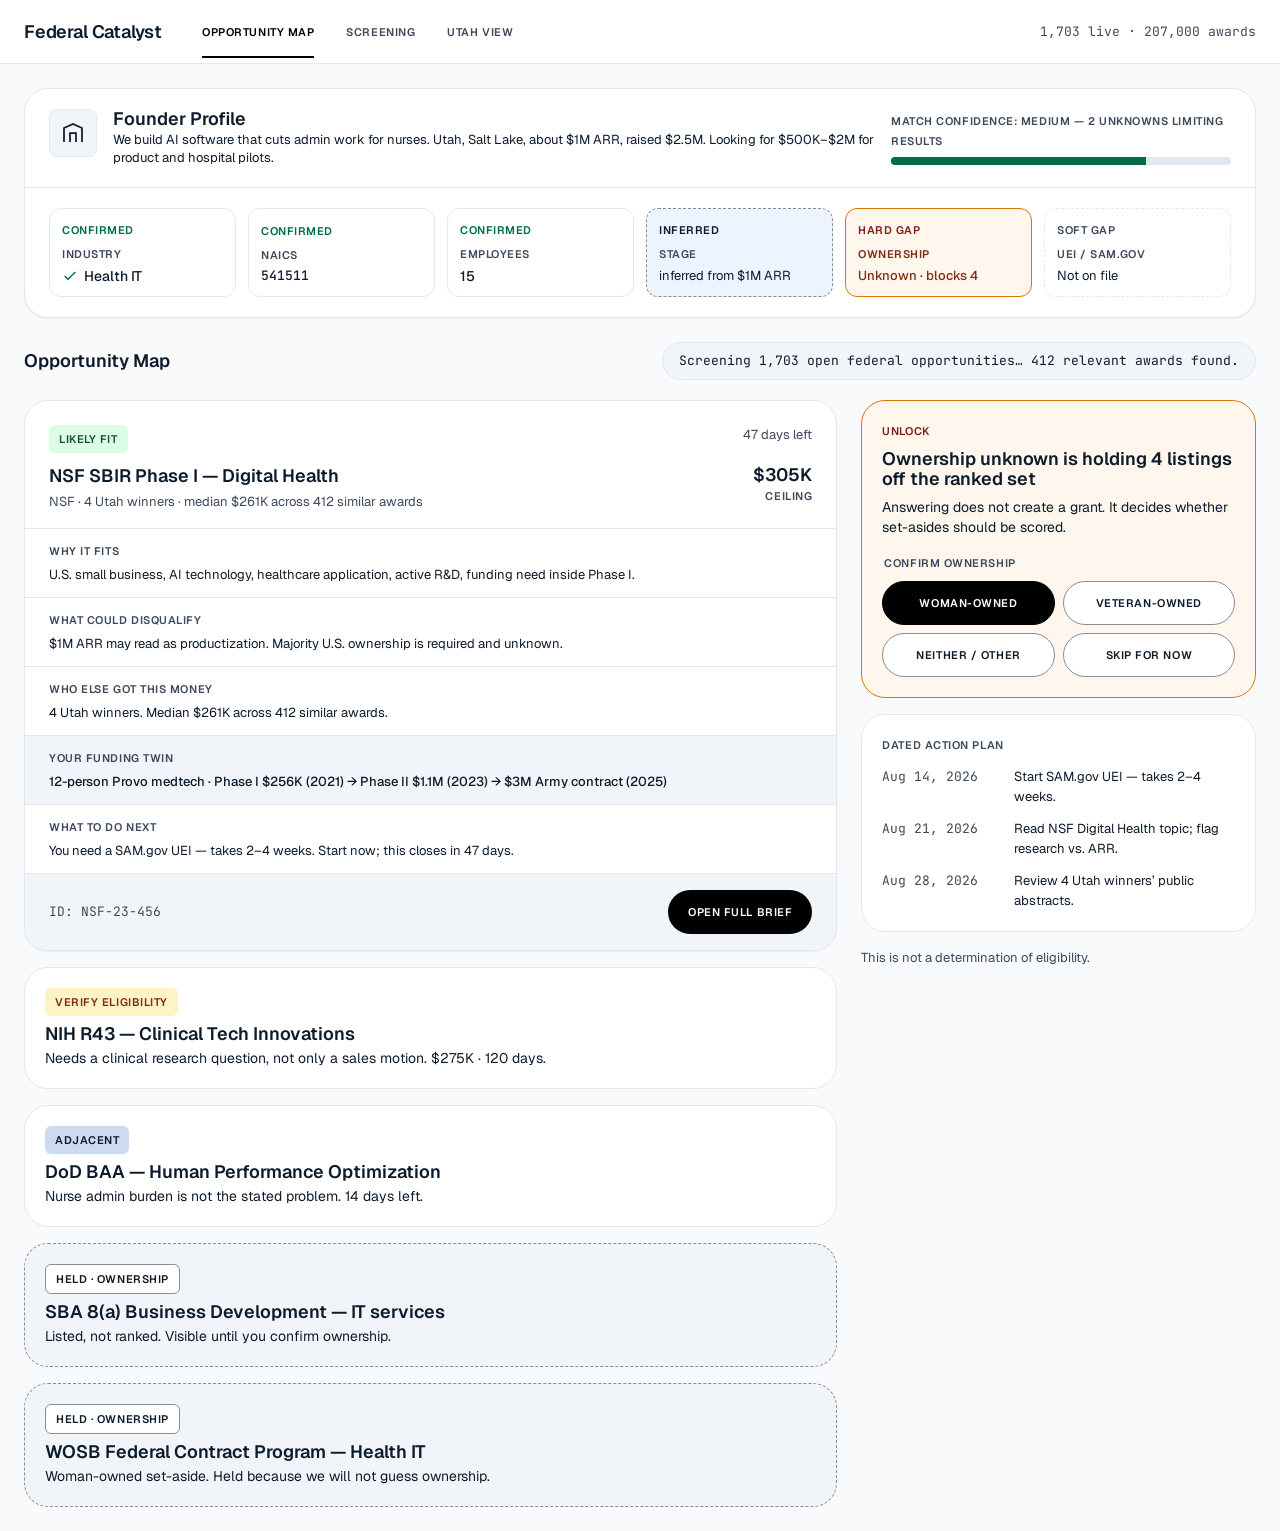
<file: design/mockups/polished-cards.html>
<!DOCTYPE html>
<html lang="en">
<head>
<meta charset="utf-8">
<meta name="viewport" content="width=device-width, initial-scale=1">
<title>Opportunity Map — Polished cards</title>
<link rel="stylesheet" href="https://fonts.googleapis.com/css2?family=Geist:wght@400;500;600;700&amp;family=JetBrains+Mono:wght@400;500&amp;display=swap">
<style>
  :root {
    --surface-base: #f8fafc;
    --surface-lowest: #ffffff;
    --surface-sunken: #f1f5f9;
    --surface-container-low: #eef4ff;
    --surface-dim: #ccdbf2;
    --on-surface: #0d1c2d;
    --text-muted: #3d4a5c;
    --border: #e2e8f0;
    --outline: #8a8d91;
    --primary: #000101;
    --on-primary: #ffffff;
    --secondary: #006c4a;
    --warning-bg: #fff7ed;
    --warning-border: #d97706;
    --hard-label: #7f1d1d;
    --hard-text: #7c2d12;
    --fit-likely-bg: #dcfce7;
    --fit-likely-fg: #14532d;
    --fit-verify-bg: #fef3c7;
    --fit-verify-fg: #7c2d12;
    --radius-card: 24px;
    --radius-chip: 12px;
    --radius-pill: 999px;
    --margin: 24px;
    --max: 1440px;
    --font: "Geist", ui-sans-serif, system-ui, sans-serif;
    --mono: "JetBrains Mono", ui-monospace, monospace;
  }

  *, *::before, *::after { box-sizing: border-box; }
  html, body { margin: 0; }
  body {
    background: var(--surface-base);
    color: var(--on-surface);
    font-family: var(--font);
    font-size: 14px;
    line-height: 20px;
    -webkit-font-smoothing: antialiased;
    min-height: 100vh;
  }
  :focus-visible { outline: 2px solid var(--primary); outline-offset: 2px; }
  .skip {
    position: absolute;
    left: 16px;
    top: -48px;
    z-index: 80;
    background: var(--primary);
    color: var(--on-primary);
    padding: 8px 12px;
    border-radius: 4px;
  }
  .skip:focus { top: 8px; }
  @media (prefers-reduced-motion: reduce) {
    * { animation: none !important; transition: none !important; }
  }

  .sr-only {
    position: absolute;
    width: 1px;
    height: 1px;
    padding: 0;
    margin: -1px;
    overflow: hidden;
    clip: rect(0, 0, 0, 0);
    white-space: nowrap;
    border: 0;
  }

  .caps {
    font-size: 11px;
    font-weight: 600;
    letter-spacing: 0.05em;
    text-transform: uppercase;
  }
  .mono { font-family: var(--mono); font-size: 13px; line-height: 18px; }
  h1, h2, h3, h4, p { margin: 0; }
  ul, ol { margin: 0; padding: 0; list-style: none; }
  button, input { font: inherit; }

  /* Header */
  .site-header {
    display: flex;
    justify-content: space-between;
    align-items: center;
    height: 64px;
    padding: 0 var(--margin);
    background: var(--surface-lowest);
    border-bottom: 1px solid var(--border);
  }
  .brand {
    display: flex;
    align-items: center;
    gap: 16px;
  }
  .brand-name {
    font-size: 18px;
    font-weight: 600;
    letter-spacing: -0.01em;
  }
  .nav {
    display: none;
    margin-left: 24px;
    gap: 32px;
  }
  @media (min-width: 768px) {
    .nav { display: flex; }
  }
  .nav a, .nav span {
    padding-top: 16px;
    font-size: 11px;
    font-weight: 600;
    letter-spacing: 0.05em;
    text-transform: uppercase;
    text-decoration: none;
    color: var(--text-muted);
  }
  .nav a[aria-current="page"] {
    color: var(--primary);
    border-bottom: 2px solid var(--primary);
    padding-bottom: 14px;
  }
  .header-meta {
    display: none;
    color: var(--text-muted);
  }
  @media (min-width: 640px) {
    .header-meta { display: block; }
  }

  .wrap {
    max-width: var(--max);
    margin: 0 auto;
    padding: var(--margin);
  }

  /* Profile card */
  .card {
    background: var(--surface-lowest);
    border: 1px solid var(--border);
    border-radius: var(--radius-card);
  }
  .card--shadow { box-shadow: 0 1px 2px rgb(13 28 45 / 6%); }
  .profile { margin-bottom: 24px; overflow: hidden; }
  .profile-top {
    display: flex;
    flex-direction: column;
    gap: 16px;
    padding: 20px 24px;
  }
  @media (min-width: 1024px) {
    .profile-top {
      flex-direction: row;
      align-items: center;
    }
  }
  .profile-intro {
    display: flex;
    align-items: flex-start;
    gap: 16px;
    min-width: 0;
    flex: 1;
  }
  .icon-box {
    width: 48px;
    height: 48px;
    border-radius: 8px;
    background: var(--surface-sunken);
    border: 1px solid var(--border);
    display: flex;
    align-items: center;
    justify-content: center;
    flex-shrink: 0;
  }
  .profile-title { font-size: 18px; font-weight: 600; margin-bottom: 2px; }
  .profile-copy { font-size: 13px; line-height: 18px; }
  .meter-wrap {
    flex-shrink: 0;
  }
  @media (min-width: 1024px) {
    .meter-wrap { width: 340px; }
  }
  .meter-label {
    color: var(--text-muted);
    margin-bottom: 6px;
  }
  .meter {
    height: 8px;
    background: var(--border);
    border-radius: 999px;
    overflow: hidden;
  }
  .meter > span {
    display: block;
    height: 100%;
    width: 75%;
    background: var(--secondary);
  }

  .fields {
    display: grid;
    grid-template-columns: 1fr 1fr;
    gap: 12px;
    padding: 20px 24px;
    border-top: 1px solid var(--border);
  }
  @media (min-width: 768px) {
    .fields { grid-template-columns: repeat(3, 1fr); }
  }
  @media (min-width: 1024px) {
    .fields { grid-template-columns: repeat(6, 1fr); }
  }
  .field {
    text-align: left;
    border-radius: var(--radius-chip);
    border: 1px solid var(--border);
    background: #fff;
    padding: 10px 12px;
    min-height: 44px;
    cursor: pointer;
    color: inherit;
  }
  .field:hover { background: var(--surface-sunken); }
  .field__state { color: var(--secondary); }
  .field__name {
    display: block;
    color: var(--text-muted);
    margin-top: 4px;
  }
  .field__value {
    display: flex;
    align-items: center;
    gap: 6px;
    margin-top: 2px;
    font-weight: 500;
  }
  .field--inferred {
    border-style: dashed;
    border-color: var(--outline);
    background: var(--surface-container-low);
  }
  .field--inferred .field__state { color: var(--on-surface); }
  .field--inferred .field__value { font-weight: 400; font-size: 13px; }
  .field--hard {
    border-color: var(--warning-border);
    background: var(--warning-bg);
  }
  .field--hard .field__state { color: var(--hard-label); }
  .field--hard .field__name { color: var(--hard-text); }
  .field--hard .field__value { color: var(--hard-text); font-size: 13px; }
  .field--soft { border-style: dashed; }
  .field--soft .field__state,
  .field--soft .field__name { color: var(--text-muted); }
  .field--soft .field__value { font-weight: 400; font-size: 13px; }

  .map-head {
    display: flex;
    flex-direction: column;
    gap: 12px;
    justify-content: space-between;
    margin-bottom: 20px;
  }
  @media (min-width: 640px) {
    .map-head { flex-direction: row; align-items: center; }
  }
  .map-head h2 { font-size: 18px; font-weight: 600; }
  .log {
    font-family: var(--mono);
    font-size: 13px;
    padding: 8px 16px;
    border-radius: var(--radius-pill);
    border: 1px solid var(--border);
    background: var(--surface-sunken);
  }

  .layout {
    display: grid;
    gap: 24px;
    align-items: start;
  }
  @media (min-width: 1024px) {
    .layout {
      grid-template-columns: repeat(12, 1fr);
    }
    .col-main { grid-column: span 8; }
    .col-side { grid-column: span 4; position: sticky; top: 16px; }
  }
  .stack { display: flex; flex-direction: column; gap: 16px; }

  .chip {
    display: inline-block;
    font-size: 11px;
    font-weight: 600;
    letter-spacing: 0.05em;
    text-transform: uppercase;
    padding: 4px 10px;
    border-radius: 6px;
  }
  .chip--likely { background: var(--fit-likely-bg); color: var(--fit-likely-fg); }
  .chip--verify { background: var(--fit-verify-bg); color: var(--fit-verify-fg); }
  .chip--adjacent { background: var(--surface-dim); color: var(--on-surface); }
  .chip--held {
    background: #fff;
    color: var(--on-surface);
    border: 1px solid var(--outline);
  }

  .opp { overflow: hidden; }
  .opp-head { padding: 24px 24px 16px; }
  .opp-meta {
    display: flex;
    justify-content: space-between;
    gap: 12px;
    margin-bottom: 12px;
  }
  .muted { color: var(--text-muted); font-size: 13px; }
  .opp-title-row {
    display: flex;
    justify-content: space-between;
    gap: 16px;
  }
  .opp-title { font-size: 18px; font-weight: 600; line-height: 1.25; }
  .award { text-align: right; flex-shrink: 0; }
  .award strong { display: block; font-size: 18px; font-weight: 600; }
  .award span { color: var(--text-muted); }

  .blocks { border-top: 1px solid var(--border); font-size: 13px; }
  .blocks section {
    padding: 12px 24px;
    border-bottom: 1px solid var(--border);
  }
  .blocks section:last-child { border-bottom: 0; }
  .blocks h4 {
    color: var(--text-muted);
    margin-bottom: 4px;
  }
  .twin { background: var(--surface-sunken); }
  .twin p { font-weight: 500; }

  .opp-foot {
    display: flex;
    flex-wrap: wrap;
    align-items: center;
    justify-content: space-between;
    gap: 12px;
    padding: 16px 24px;
    background: var(--surface-sunken);
    border-top: 1px solid var(--border);
  }
  .btn {
    display: inline-flex;
    align-items: center;
    justify-content: center;
    min-height: 44px;
    padding: 10px 20px;
    border-radius: var(--radius-pill);
    background: var(--primary);
    color: var(--on-primary);
    text-decoration: none;
    font-size: 11px;
    font-weight: 600;
    letter-spacing: 0.05em;
    text-transform: uppercase;
    border: 0;
    cursor: pointer;
  }

  .opp-simple { padding: 20px; }
  .opp-simple h3 { font-size: 18px; font-weight: 600; margin: 8px 0 4px; }
  .opp--held {
    background: var(--surface-sunken);
    border-style: dashed;
    border-color: var(--outline);
  }

  .unlock {
    border: 1px solid var(--warning-border);
    background: var(--warning-bg);
    padding: 20px;
  }
  .unlock .eyebrow { color: var(--hard-label); }
  .unlock h2 { font-size: 18px; font-weight: 600; margin: 8px 0; }
  fieldset { border: 0; padding: 0; margin: 16px 0 0; }
  legend { color: var(--text-muted); margin-bottom: 8px; }
  .choices {
    display: grid;
    grid-template-columns: 1fr 1fr;
    gap: 8px;
  }
  .choice {
    display: flex;
    align-items: center;
    justify-content: center;
    min-height: 44px;
    border-radius: var(--radius-pill);
    border: 1px solid var(--outline);
    background: #fff;
    font-size: 11px;
    font-weight: 600;
    letter-spacing: 0.05em;
    text-transform: uppercase;
    cursor: pointer;
  }
  .choice:has(input:checked),
  .choice--on {
    background: var(--primary);
    color: var(--on-primary);
    border-color: var(--primary);
  }

  .plan { padding: 20px; }
  .plan h2 { color: var(--text-muted); }
  .plan ol { margin-top: 12px; display: flex; flex-direction: column; gap: 12px; font-size: 13px; }
  .plan li { display: flex; gap: 12px; }
  .plan time {
    font-family: var(--mono);
    color: var(--text-muted);
    width: 7.5rem;
    flex-shrink: 0;
  }
  .fine { color: var(--text-muted); font-size: 13px; }

  .icon { width: 16px; height: 16px; flex-shrink: 0; }
  .icon--lg { width: 24px; height: 24px; }
</style>
</head>
<body>
<a class="skip" href="#map">Skip to opportunity map</a>

<header class="site-header">
  <div class="brand">
    <p class="brand-name">Federal Catalyst</p>
    <nav class="nav" aria-label="Primary">
      <a href="#map" aria-current="page">Opportunity Map</a>
      <span>Screening</span>
      <span>Utah view</span>
    </nav>
  </div>
  <p class="header-meta mono">1,703 live · 207,000 awards</p>
</header>

<main class="wrap" id="map">
  <section class="card card--shadow profile" aria-labelledby="profile-heading">
    <div class="profile-top">
      <div class="profile-intro">
        <div class="icon-box" aria-hidden="true">
          <svg class="icon icon--lg" viewBox="0 0 24 24" fill="none" stroke="currentColor" stroke-width="1.75"><path d="M3 21V7l9-4 9 4v14"/><path d="M9 21V12h6v9"/></svg>
        </div>
        <div>
          <h1 class="profile-title" id="profile-heading">Founder Profile</h1>
          <p class="profile-copy">We build AI software that cuts admin work for nurses. Utah, Salt Lake, about $1M ARR, raised $2.5M. Looking for $500K–$2M for product and hospital pilots.</p>
        </div>
      </div>
      <div class="meter-wrap">
        <p class="caps meter-label" id="conf-label">Match confidence: Medium — 2 unknowns limiting results</p>
        <div class="meter" role="meter" aria-labelledby="conf-label" aria-valuemin="0" aria-valuemax="8" aria-valuenow="6" aria-valuetext="6 of 8 fields known"><span></span></div>
      </div>
    </div>
    <div class="fields" role="group" aria-label="Editable profile fields">
      <button type="button" class="field">
        <span class="caps field__state">Confirmed</span>
        <span class="caps field__name">Industry</span>
        <span class="field__value">
          <svg class="icon" viewBox="0 0 24 24" fill="none" stroke="#006c4a" stroke-width="2" aria-hidden="true"><path d="M20 6 9 17l-5-5"/></svg>
          Health IT
        </span>
      </button>
      <button type="button" class="field">
        <span class="caps field__state">Confirmed</span>
        <span class="caps field__name">NAICS</span>
        <span class="field__value mono">541511</span>
      </button>
      <button type="button" class="field">
        <span class="caps field__state">Confirmed</span>
        <span class="caps field__name">Employees</span>
        <span class="field__value">15</span>
      </button>
      <button type="button" class="field field--inferred">
        <span class="caps field__state">Inferred</span>
        <span class="caps field__name">Stage</span>
        <span class="field__value">inferred from $1M ARR</span>
      </button>
      <button type="button" class="field field--hard">
        <span class="caps field__state">Hard gap</span>
        <span class="caps field__name">Ownership</span>
        <span class="field__value">Unknown · blocks 4</span>
      </button>
      <button type="button" class="field field--soft">
        <span class="caps field__state">Soft gap</span>
        <span class="caps field__name">UEI / SAM.gov</span>
        <span class="field__value">Not on file</span>
      </button>
    </div>
  </section>

  <div class="map-head">
    <h2>Opportunity Map</h2>
    <p class="log" aria-live="polite">Screening 1,703 open federal opportunities… 412 relevant awards found.</p>
  </div>

  <div class="layout">
    <ol class="col-main stack">
      <li>
        <article class="card card--shadow opp">
          <div class="opp-head">
            <div class="opp-meta">
              <span class="chip chip--likely">Likely fit</span>
              <span class="muted">47 days left</span>
            </div>
            <div class="opp-title-row">
              <div>
                <h3 class="opp-title">NSF SBIR Phase I — Digital Health</h3>
                <p class="muted" style="margin-top:4px">NSF · 4 Utah winners · median $261K across 412 similar awards</p>
              </div>
              <p class="award"><strong>$305K</strong><span class="caps">ceiling</span></p>
            </div>
          </div>
          <div class="blocks">
            <section>
              <h4 class="caps">Why it fits</h4>
              <p>U.S. small business, AI technology, healthcare application, active R&amp;D, funding need inside Phase I.</p>
            </section>
            <section>
              <h4 class="caps">What could disqualify</h4>
              <p>$1M ARR may read as productization. Majority U.S. ownership is required and unknown.</p>
            </section>
            <section>
              <h4 class="caps">Who else got this money</h4>
              <p>4 Utah winners. Median $261K across 412 similar awards.</p>
            </section>
            <section class="twin">
              <h4 class="caps">Your funding twin</h4>
              <p>12-person Provo medtech · Phase I $256K (2021) → Phase II $1.1M (2023) → $3M Army contract (2025)</p>
            </section>
            <section>
              <h4 class="caps">What to do next</h4>
              <p>You need a SAM.gov UEI — takes 2–4 weeks. Start now; this closes in 47 days.</p>
            </section>
          </div>
          <div class="opp-foot">
            <p class="mono muted">ID: NSF-23-456</p>
            <a class="btn" href="opportunity.html">Open full brief</a>
          </div>
        </article>
      </li>
      <li>
        <article class="card opp-simple">
          <span class="chip chip--verify">Verify eligibility</span>
          <h3>NIH R43 — Clinical Tech Innovations</h3>
          <p>Needs a clinical research question, not only a sales motion. $275K · 120 days.</p>
        </article>
      </li>
      <li>
        <article class="card opp-simple">
          <span class="chip chip--adjacent">Adjacent</span>
          <h3>DoD BAA — Human Performance Optimization</h3>
          <p>Nurse admin burden is not the stated problem. 14 days left.</p>
        </article>
      </li>
      <li>
        <article class="card opp-simple opp--held">
          <span class="chip chip--held">Held · ownership</span>
          <h3>SBA 8(a) Business Development — IT services</h3>
          <p>Listed, not ranked. Visible until you confirm ownership.</p>
        </article>
      </li>
      <li>
        <article class="card opp-simple opp--held">
          <span class="chip chip--held">Held · ownership</span>
          <h3>WOSB Federal Contract Program — Health IT</h3>
          <p>Woman-owned set-aside. Held because we will not guess ownership.</p>
        </article>
      </li>
    </ol>

    <aside class="col-side stack" aria-label="Refine profile and next actions">
      <form class="card unlock">
        <p class="caps eyebrow">Unlock</p>
        <h2>Ownership unknown is holding 4 listings off the ranked set</h2>
        <p>Answering does not create a grant. It decides whether set-asides should be scored.</p>
        <fieldset>
          <legend class="caps">Confirm ownership</legend>
          <div class="choices">
            <label class="choice choice--on"><input class="sr-only" type="radio" name="ownership" value="wosb" checked> Woman-owned</label>
            <label class="choice"><input class="sr-only" type="radio" name="ownership" value="vosb"> Veteran-owned</label>
            <label class="choice"><input class="sr-only" type="radio" name="ownership" value="neither"> Neither / other</label>
            <label class="choice"><input class="sr-only" type="radio" name="ownership" value="skip"> Skip for now</label>
          </div>
        </fieldset>
      </form>
      <section class="card plan">
        <h2 class="caps">Dated action plan</h2>
        <ol>
          <li><time datetime="2026-08-14">Aug 14, 2026</time><span>Start SAM.gov UEI — takes 2–4 weeks.</span></li>
          <li><time datetime="2026-08-21">Aug 21, 2026</time><span>Read NSF Digital Health topic; flag research vs. ARR.</span></li>
          <li><time datetime="2026-08-28">Aug 28, 2026</time><span>Review 4 Utah winners’ public abstracts.</span></li>
        </ol>
      </section>
      <p class="fine">This is not a determination of eligibility.</p>
    </aside>
  </div>
</main>
<script>
  document.querySelectorAll(".choice").forEach(function (label) {
    label.addEventListener("click", function () {
      document.querySelectorAll(".choice").forEach(function (el) { el.classList.remove("choice--on"); });
      label.classList.add("choice--on");
    });
  });
</script>
</body>
</html>
</file>
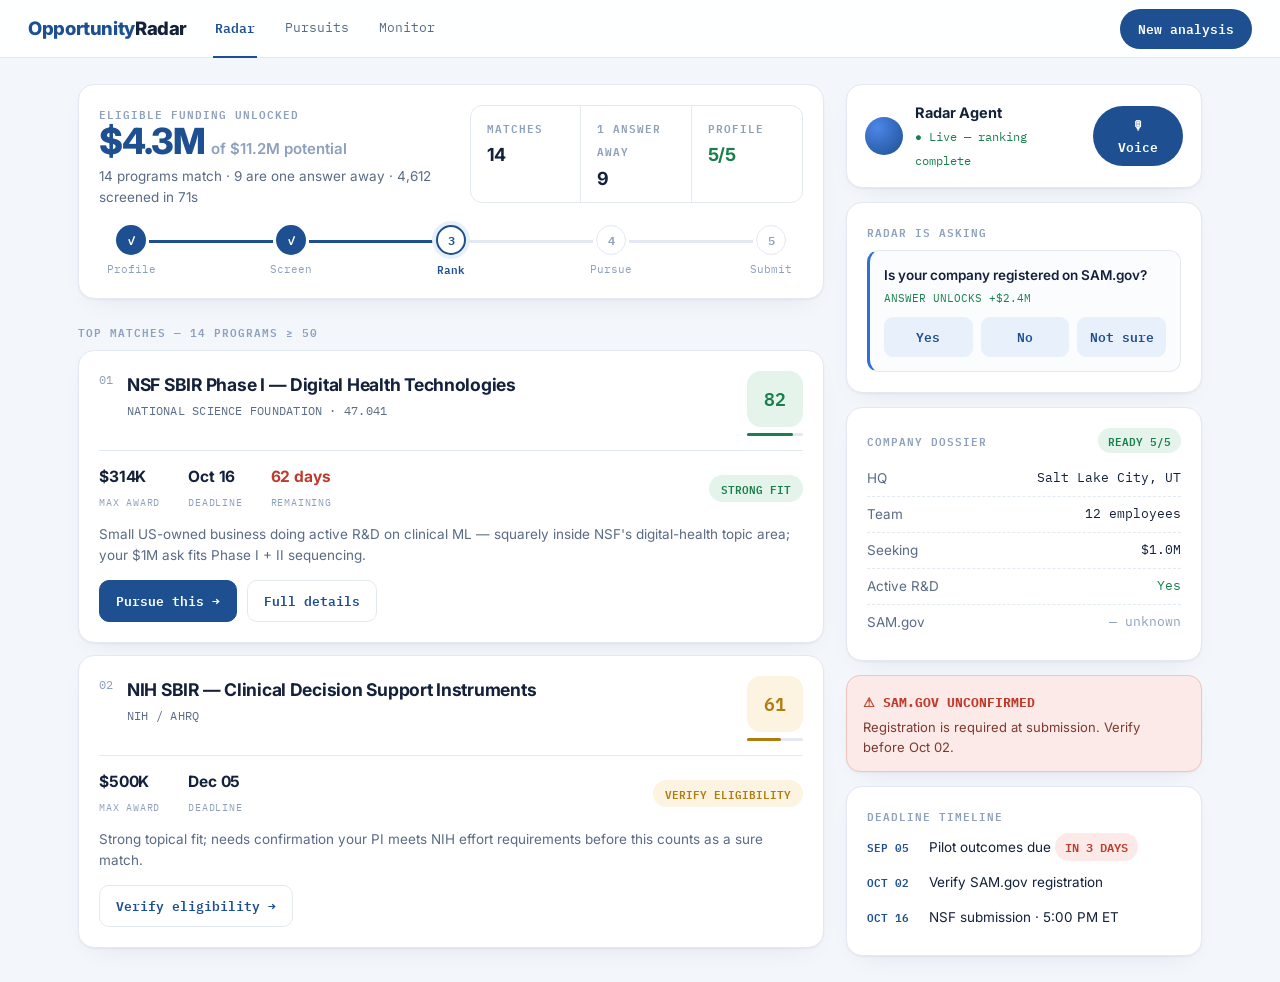
<file: public/design-mocks/final.html>
<!doctype html>
<html lang="en"><head>
<meta charset="utf-8"><meta name="viewport" content="width=device-width,initial-scale=1">
<title>FINAL — Catalyst synthesis</title>
<link href="https://fonts.googleapis.com/css2?family=Inter:wght@400;500;600;700;800&family=IBM+Plex+Mono:wght@400;500;600&display=swap" rel="stylesheet">
<style>
/* FINAL: V1 chassis + V3 card anatomy + V2 stat strip & score bars. */
:root{
  --bg:#F3F6FB; --card:#FFF; --border:#E3E9F2; --ink:#14213A; --muted:#5A6B85;
  --faint:#8DA0BC; --brand:#1D4F91; --brand-strong:#163C6E; --accent:#2E6FDB;
  --soft:#E8F0FC; --good:#1B7F4D; --good-soft:#E4F4EA; --risk:#C03A2B;
  --risk-soft:#FBEAE7; --warn:#B07C10; --warn-soft:#FCF3E1;
  --shadow:0 1px 2px rgba(20,33,58,.05),0 10px 28px -14px rgba(20,33,58,.10);
}
*{box-sizing:border-box;margin:0}
body{background:var(--bg);color:var(--ink);font:15px/1.55 Inter,system-ui,sans-serif}
.mono{font-family:"IBM Plex Mono",monospace}
nav{background:rgba(255,255,255,.92);backdrop-filter:blur(8px);border-bottom:1px solid var(--border);display:flex;align-items:center;gap:26px;padding:0 28px;height:58px;position:sticky;top:0;z-index:10}
.wordmark{font-weight:800;font-size:18.5px;color:var(--brand);letter-spacing:-.02em}
.wordmark span{color:var(--ink)}
.navlink{font-family:"IBM Plex Mono",monospace;font-size:13px;color:var(--muted);text-decoration:none;padding:19px 2px 17px;border-bottom:2px solid transparent}
.navlink.on{color:var(--brand);font-weight:600;border-bottom-color:var(--brand)}
.cta{margin-left:auto;background:var(--brand);color:#fff;border:0;border-radius:999px;padding:9px 18px;font-family:"IBM Plex Mono",monospace;font-size:12.5px;font-weight:600;cursor:pointer}
.wrap{max-width:1180px;margin:0 auto;padding:26px 28px}
.grid{display:grid;grid-template-columns:minmax(0,1fr) 356px;gap:22px;align-items:start}
.card{background:var(--card);border:1px solid var(--border);border-radius:16px;padding:20px;box-shadow:var(--shadow)}
.label{font-family:"IBM Plex Mono",monospace;font-size:11px;letter-spacing:.09em;text-transform:uppercase;color:var(--faint);font-weight:600}
/* hero */
.hero-top{display:flex;justify-content:space-between;align-items:flex-start;gap:20px}
.big{font-size:36px;font-weight:800;letter-spacing:-.03em;color:var(--brand);line-height:1.1}
.big small{font-size:15px;color:var(--faint);font-weight:600;letter-spacing:0}
.sub{color:var(--muted);font-size:13.5px;margin-top:4px}
.statstrip{display:grid;grid-template-columns:1fr 1fr 1fr;border:1px solid var(--border);border-radius:12px;overflow:hidden}
.statstrip>div{padding:10px 16px;border-right:1px solid var(--border)}
.statstrip>div:last-child{border-right:0}
.statstrip b{display:block;font-size:18px;letter-spacing:-.02em;margin-top:2px}
.stepper{display:flex;align-items:center;margin-top:18px}
.step{display:flex;flex-direction:column;align-items:center;gap:6px;width:64px;flex:none}
.dot{width:30px;height:30px;border-radius:999px;display:grid;place-items:center;font-family:"IBM Plex Mono",monospace;font-size:12px;font-weight:600}
.dot.done{background:var(--brand);color:#fff}
.dot.now{background:var(--card);border:2px solid var(--brand);color:var(--brand);box-shadow:0 0 0 4px var(--soft)}
.dot.todo{background:var(--card);border:1.5px solid var(--border);color:var(--faint)}
.step span{font-family:"IBM Plex Mono",monospace;font-size:10.5px;color:var(--faint)}
.step.on span{color:var(--brand);font-weight:600}
.bar{height:3px;flex:1;background:var(--border);margin:0 -14px;margin-bottom:20px}
.bar.fill{background:var(--brand)}
/* match card — V3 anatomy */
.rank{font-family:"IBM Plex Mono",monospace;font-size:12px;color:var(--faint)}
.match-hd{display:flex;gap:14px;align-items:flex-start}
.match-hd h3{font-size:17.5px;font-weight:700;letter-spacing:-.015em}
.agency{font-family:"IBM Plex Mono",monospace;font-size:11.5px;color:var(--muted);margin-top:4px;letter-spacing:.02em}
.scorebox{margin-left:auto;flex:none;text-align:center}
.scorenum{width:56px;height:56px;border-radius:14px;display:grid;place-items:center;font-family:"IBM Plex Mono",monospace;font-weight:600;font-size:18px}
.scorenum.strong{background:var(--good-soft);color:var(--good)}
.scorenum.verify{background:var(--warn-soft);color:var(--warn)}
.scorebar{height:3px;border-radius:2px;background:var(--border);margin-top:6px;position:relative}
.scorebar i{position:absolute;inset:0;right:auto;border-radius:2px}
.strong .scorebar i,.scorebar i.strong{background:var(--good)}
.facts{display:flex;gap:28px;margin-top:14px;padding-top:14px;border-top:1px solid var(--border);align-items:center}
.facts .f b{display:block;font-size:15.5px;font-weight:700;letter-spacing:-.01em}
.facts .f span{font-family:"IBM Plex Mono",monospace;font-size:10px;letter-spacing:.08em;color:var(--faint);text-transform:uppercase}
.tier{font-family:"IBM Plex Mono",monospace;font-size:11px;font-weight:600;border-radius:999px;padding:5px 12px}
.tier.strong{background:var(--good-soft);color:var(--good)}
.tier.verify{background:var(--warn-soft);color:var(--warn)}
.why{color:var(--muted);font-size:13.5px;margin-top:12px}
.actions{display:flex;gap:10px;margin-top:14px}
.btn{border-radius:10px;padding:9px 16px;font-family:"IBM Plex Mono",monospace;font-size:12.5px;font-weight:600;border:1px solid var(--border);background:#fff;color:var(--brand);cursor:pointer}
.btn.primary{background:var(--brand);border-color:var(--brand);color:#fff}
.due{font-family:"IBM Plex Mono",monospace;font-size:11.5px;color:var(--risk);background:var(--risk-soft);padding:4px 10px;border-radius:999px;font-weight:600}
/* rail */
.dossier .row{display:flex;justify-content:space-between;padding:7px 0;border-bottom:1px dashed var(--border);font-size:13.5px}
.dossier .row:last-child{border-bottom:0}
.dossier .k{color:var(--muted)} .dossier .v{font-family:"IBM Plex Mono",monospace;font-size:12.5px}
.pill{font-family:"IBM Plex Mono",monospace;font-size:11px;font-weight:600;background:var(--good-soft);color:var(--good);border-radius:999px;padding:4px 10px}
.q{border:1px solid var(--border);border-left:3px solid var(--accent);border-radius:12px;padding:14px;margin-top:10px;background:#FBFCFE}
.q p{font-size:13.5px;font-weight:600}
.unlock{font-family:"IBM Plex Mono",monospace;font-size:11px;color:var(--good);margin-top:4px}
.yn{display:flex;gap:8px;margin-top:10px}
.yn button{flex:1;border:1px solid var(--soft);background:var(--soft);border-radius:9px;padding:8px;font-family:"IBM Plex Mono",monospace;font-size:12.5px;font-weight:600;color:var(--brand);cursor:pointer}
.alert{background:var(--risk-soft);border:1px solid #F2C4BC;border-radius:14px;padding:14px 16px;box-shadow:var(--shadow)}
.alert b{font-family:"IBM Plex Mono",monospace;font-size:12.5px;color:var(--risk)}
.alert p{font-size:13px;color:#7A3A31;margin-top:4px}
.tl{display:flex;gap:12px;padding:7px 0;align-items:baseline}
.tl .date{font-family:"IBM Plex Mono",monospace;font-size:11px;color:var(--brand);font-weight:600;width:50px;flex:none}
.tl p{font-size:13.5px}
h2.sec{font-size:11px;font-family:"IBM Plex Mono",monospace;letter-spacing:.09em;text-transform:uppercase;color:var(--faint);margin:24px 0 10px;font-weight:600}
.orb{width:38px;height:38px;border-radius:999px;background:radial-gradient(circle at 32% 28%,#4C86E8,#1D4F91);flex:none}
</style></head><body>
<nav>
  <div class="wordmark">Opportunity<span>Radar</span></div>
  <a class="navlink on" href="#">Radar</a>
  <a class="navlink" href="#">Pursuits</a>
  <a class="navlink" href="#">Monitor</a>
  <button class="cta">New analysis</button>
</nav>
<div class="wrap"><div class="grid">
  <div>
    <div class="card">
      <div class="hero-top">
        <div>
          <div class="label">Eligible funding unlocked</div>
          <div class="big">$4.3M <small>of $11.2M potential</small></div>
          <div class="sub">14 programs match · 9 are one answer away · 4,612 screened in 71s</div>
        </div>
        <div class="statstrip">
          <div><span class="label">Matches</span><b>14</b></div>
          <div><span class="label">1 answer away</span><b>9</b></div>
          <div><span class="label">Profile</span><b style="color:var(--good)">5/5</b></div>
        </div>
      </div>
      <div class="stepper">
        <div class="step"><div class="dot done">✓</div><span>Profile</span></div><div class="bar fill"></div>
        <div class="step"><div class="dot done">✓</div><span>Screen</span></div><div class="bar fill"></div>
        <div class="step on"><div class="dot now">3</div><span>Rank</span></div><div class="bar"></div>
        <div class="step"><div class="dot todo">4</div><span>Pursue</span></div><div class="bar"></div>
        <div class="step"><div class="dot todo">5</div><span>Submit</span></div>
      </div>
    </div>

    <h2 class="sec">Top matches — 14 programs ≥ 50</h2>
    <div class="card">
      <div class="match-hd">
        <span class="rank">01</span>
        <div>
          <h3>NSF SBIR Phase I — Digital Health Technologies</h3>
          <div class="agency">NATIONAL SCIENCE FOUNDATION · 47.041</div>
        </div>
        <div class="scorebox">
          <div class="scorenum strong">82</div>
          <div class="scorebar" style="width:56px"><i class="strong" style="width:82%"></i></div>
        </div>
      </div>
      <div class="facts">
        <div class="f"><b>$314K</b><span>Max award</span></div>
        <div class="f"><b>Oct 16</b><span>Deadline</span></div>
        <div class="f"><b style="color:var(--risk)">62 days</b><span>Remaining</span></div>
        <span class="tier strong" style="margin-left:auto">STRONG FIT</span>
      </div>
      <p class="why">Small US-owned business doing active R&D on clinical ML — squarely inside NSF's digital-health topic area; your $1M ask fits Phase I + II sequencing.</p>
      <div class="actions"><button class="btn primary">Pursue this →</button><button class="btn">Full details</button></div>
    </div>
    <div class="card" style="margin-top:12px">
      <div class="match-hd">
        <span class="rank">02</span>
        <div>
          <h3>NIH SBIR — Clinical Decision Support Instruments</h3>
          <div class="agency">NIH / AHRQ</div>
        </div>
        <div class="scorebox">
          <div class="scorenum verify">61</div>
          <div class="scorebar" style="width:56px"><i style="width:61%;background:var(--warn)"></i></div>
        </div>
      </div>
      <div class="facts">
        <div class="f"><b>$500K</b><span>Max award</span></div>
        <div class="f"><b>Dec 05</b><span>Deadline</span></div>
        <span class="tier verify" style="margin-left:auto">VERIFY ELIGIBILITY</span>
      </div>
      <p class="why">Strong topical fit; needs confirmation your PI meets NIH effort requirements before this counts as a sure match.</p>
      <div class="actions"><button class="btn">Verify eligibility →</button></div>
    </div>
  </div>

  <aside>
    <div class="card" style="display:flex;gap:12px;align-items:center;padding:16px 18px">
      <div class="orb"></div>
      <div><b style="font-size:14.5px">Radar Agent</b><br><span class="mono" style="font-size:11.5px;color:var(--good)">● Live — ranking complete</span></div>
      <button class="cta" style="margin-left:auto;padding:8px 16px">🎙 Voice</button>
    </div>
    <div style="height:14px"></div>
    <div class="card">
      <div class="label">Radar is asking</div>
      <div class="q">
        <p>Is your company registered on SAM.gov?</p>
        <div class="unlock">ANSWER UNLOCKS +$2.4M</div>
        <div class="yn"><button>Yes</button><button>No</button><button>Not sure</button></div>
      </div>
    </div>
    <div style="height:14px"></div>
    <div class="card dossier">
      <div style="display:flex;justify-content:space-between;align-items:center"><span class="label">Company dossier</span><span class="pill">READY 5/5</span></div>
      <div style="height:8px"></div>
      <div class="row"><span class="k">HQ</span><span class="v">Salt Lake City, UT</span></div>
      <div class="row"><span class="k">Team</span><span class="v">12 employees</span></div>
      <div class="row"><span class="k">Seeking</span><span class="v">$1.0M</span></div>
      <div class="row"><span class="k">Active R&D</span><span class="v" style="color:var(--good)">Yes</span></div>
      <div class="row"><span class="k">SAM.gov</span><span class="v" style="color:var(--faint)">— unknown</span></div>
    </div>
    <div style="height:14px"></div>
    <div class="alert"><b>⚠ SAM.GOV UNCONFIRMED</b><p>Registration is required at submission. Verify before Oct 02.</p></div>
    <div style="height:14px"></div>
    <div class="card">
      <div class="label">Deadline timeline</div>
      <div style="height:6px"></div>
      <div class="tl"><span class="date">SEP 05</span><p>Pilot outcomes due <span class="due">IN 3 DAYS</span></p></div>
      <div class="tl"><span class="date">OCT 02</span><p>Verify SAM.gov registration</p></div>
      <div class="tl"><span class="date">OCT 16</span><p>NSF submission · 5:00 PM ET</p></div>
    </div>
  </aside>
</div></div>
</body></html>
</file>
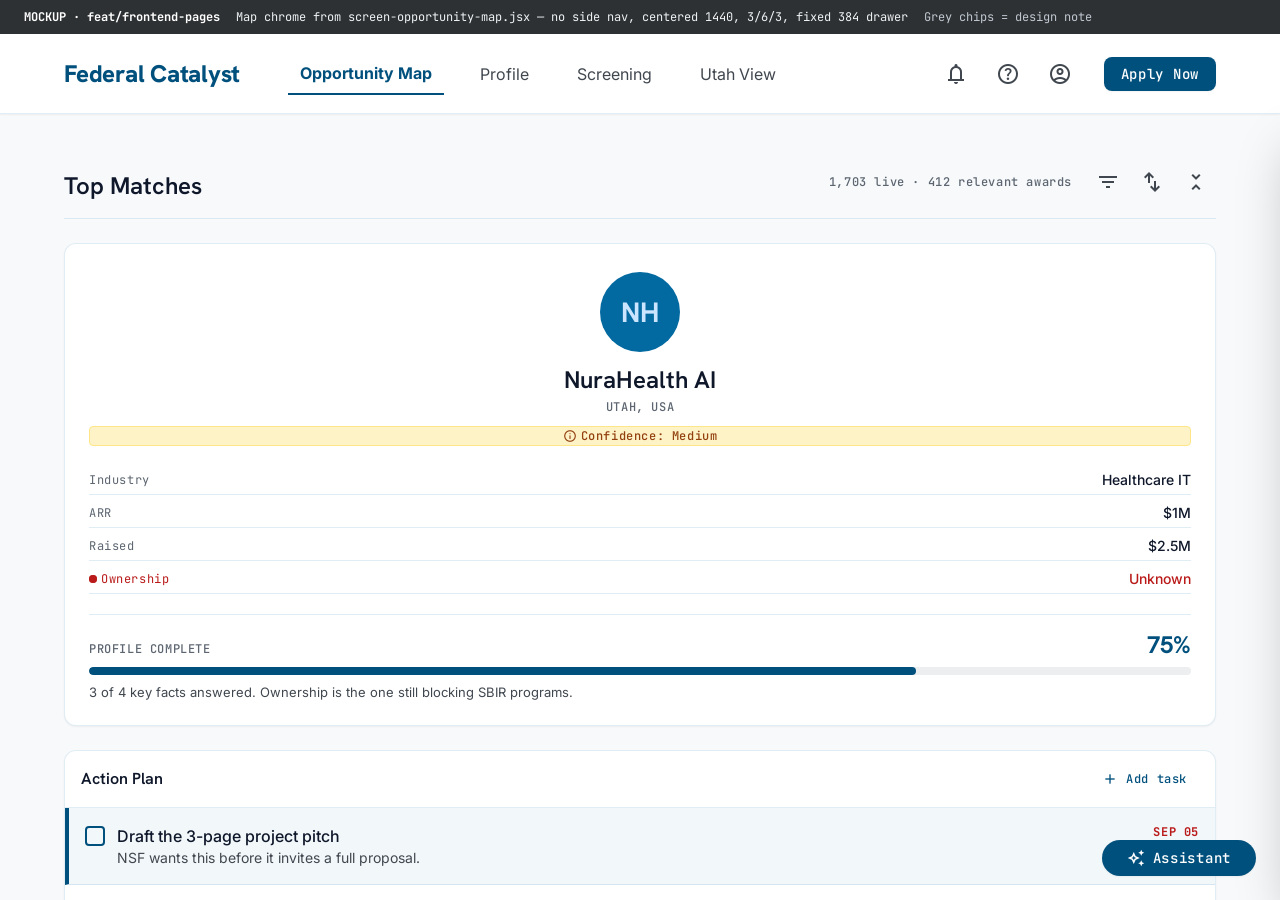
<file: public/design-mocks/frontend-pages.html>
<!doctype html>
<html lang="en">
<head>
<meta charset="utf-8" />
<meta name="viewport" content="width=device-width, initial-scale=1" />
<title>feat/frontend-pages — UX designs</title>

<!-- Real design system, copied beside this file. Re-sync after kit changes:
       cp src/app/styles/catalyst-kit.css public/design-mocks/catalyst-kit.css -->
<link rel="stylesheet" href="catalyst-kit.css" />
<link rel="preconnect" href="https://fonts.googleapis.com" />
<link rel="preconnect" href="https://fonts.gstatic.com" crossorigin />
<link rel="stylesheet" href="https://fonts.googleapis.com/css2?family=Hanken+Grotesk:wght@400;600;700;800&family=Inter:wght@400;500;600;700&family=JetBrains+Mono:wght@400;500;600&family=Material+Symbols+Outlined:opsz,wght,FILL,GRAD@20..48,100..700,0..1,-50..200&display=swap" />

<style>
  /* Fonts bound to kit roles (app does this via next/font). Below: nothing but
     the shell measurements taken from screen-opportunity-map.jsx. */
  :root {
    --font-display: "Hanken Grotesk", system-ui, sans-serif;
    --font-headline: "Hanken Grotesk", system-ui, sans-serif;
    --font-body: "Inter", system-ui, sans-serif;
    --font-label: "JetBrains Mono", ui-monospace, monospace;
    --font-mono: "JetBrains Mono", ui-monospace, monospace;
    --mk-banner-h: 34px;
  }
  /* The kit assumes a border-box reset but does not ship one — it sets
     box-sizing on only five rules. In the app Tailwind's preflight supplies
     it; a standalone consumer gets content-box, and .or-nav (width:100% PLUS
     64px of side padding) then computes to viewport + 128px and clips its
     right-hand group. Anything loading catalyst-kit.css without preflight
     needs this line. */
  *, *::before, *::after { box-sizing: border-box; }
  html, body { margin: 0; height: 100%; }
  body {
    background: var(--color-background); color: var(--color-on-surface);
    font-family: var(--font-body); -webkit-font-smoothing: antialiased;
    display: flex; flex-direction: column; overflow: hidden;
  }
  .mk-banner {
    background: var(--color-inverse-surface); color: var(--color-inverse-on-surface);
    font-family: var(--font-label); font-size: 12px; height: var(--mk-banner-h);
    padding: 0 24px; display: flex; gap: 16px; align-items: center; flex: none;
    overflow: hidden; white-space: nowrap;
  }
  .mk-banner b { color: #fff; }

  /* Opportunity Map chrome — screen-opportunity-map.jsx line 78:
     top nav, centered 1440 main, paddingRight 420 when the drawer is open.
     NO side nav: that belongs to Pursuit Workspace alone. */
  .mk-scroll { flex: 1; overflow-y: auto; }
  main.mk-page {
    max-width: 1440px; margin: 0 auto;
    padding: 48px var(--space-margin-desktop);
  }
  /* The drawer OVERLAYS. The kit screen reserves 420px of padding when it is
     open, which squeezes the whole grid and reflows the page every time you
     toggle it. Floating it over the content keeps the layout still. */

  .mk-grid { display: grid; grid-template-columns: repeat(12, 1fr); gap: 24px; align-items: start; }
  .mk-c3 { grid-column: span 3; display: flex; flex-direction: column; gap: 24px; }
  .mk-c6 { grid-column: span 6; display: flex; flex-direction: column; gap: 24px; }
  @media (max-width: 1280px) { .mk-c3, .mk-c6 { grid-column: 1 / -1; } }

  /* AssistantDrawer — screen-assistant-drawer.jsx line 15 verbatim. */
  .mk-drawer {
    position: fixed; right: 0; top: calc(var(--mk-banner-h) + 80px); bottom: 0;
    width: 384px; z-index: 50;
    background: var(--color-surface-container-lowest);
    border-left: 1px solid var(--color-border-ice);
    box-shadow: var(--shadow-drawer);
    display: flex; flex-direction: column;
    /* Slides in from the edge so it is legible as a panel arriving OVER the
       rail, not the rail being replaced. */
    transition: transform 260ms var(--ease-emphasized, cubic-bezier(.2,0,0,1));
  }
  .mk-drawer[data-open="false"] { transform: translateX(100%); }
  .mk-drawer[data-open="true"] { transform: translateX(0); }
  @media (prefers-reduced-motion: reduce) { .mk-drawer { transition: none; } }
  .mk-fab { position: fixed; right: 24px; bottom: 24px; z-index: 60; }

  /* Nav overflow guard. .or-nav pads 64px a side and never shrinks its link
     row, so below ~1500px the right-hand group (icons + Apply Now) was being
     pushed past the viewport edge and clipped. Let the brand/links group be
     the thing that gives way; keep the actions group intact. */
  .or-nav { gap: 16px; }
  .mk-navleft { min-width: 0; overflow-x: auto; scrollbar-width: none; }
  .mk-navleft::-webkit-scrollbar { display: none; }
  .or-nav__brand { white-space: nowrap; }
  .or-nav__links { flex-wrap: nowrap; }
  .or-nav__link { white-space: nowrap; }
  .mk-navright { flex: none; }
  @media (max-width: 1200px) {
    .or-nav { padding: 0 var(--space-md); }
    main.mk-page { padding-left: var(--space-md); padding-right: var(--space-md); }
  }

  /* Page header above the grid, so all three columns start level.
     Previously the heading lived inside the centre column, which pushed its
     first card ~48px below the side rails. */
  .mk-pagehead {
    display: flex; justify-content: space-between; align-items: flex-end;
    gap: 16px; flex-wrap: wrap; margin-bottom: 24px;
    padding-bottom: 16px; border-bottom: 1px solid var(--color-border-ice);
  }

  /* Completeness meter — sits at the FOOT of the dossier card, under a rule,
     with its number stated. The kit's `or-progress--top` hairline reads as
     card trim rather than data. */
  .mk-meter { width: 100%; margin-top: 20px; padding-top: 16px; border-top: 1px solid var(--color-border-ice); }
  .mk-meter__head { display: flex; justify-content: space-between; align-items: baseline; margin-bottom: 8px; }
  .mk-meter__value { font: 700 24px/28px var(--font-headline); color: var(--color-primary); }
  .mk-meter__track { height: 8px; border-radius: 9999px; background: var(--color-surface-container); overflow: hidden; }
  .mk-meter__fill { height: 100%; border-radius: 9999px; background: var(--color-primary); }
  .mk-meter__note { margin: 8px 0 0; font: 400 13px/18px var(--font-body); color: var(--color-on-surface-variant); text-align: left; }

  /* Stacked proportional bar — for three numbers that are parts of one whole
     (money held: settleable / unparseable / blocked). */
  .mk-stackbar { display: flex; height: 10px; border-radius: 9999px; overflow: hidden; gap: 2px; background: var(--color-surface-container); }
  .mk-stackbar > span { height: 100%; }
  .mk-legend { display: flex; flex-direction: column; gap: 10px; margin-top: 14px; width: 100%; }
  .mk-legend__row { display: flex; align-items: center; justify-content: space-between; gap: 8px; }
  .mk-legend__key { display: flex; align-items: center; gap: 8px; font: 400 13px/18px var(--font-body); color: var(--color-on-surface-variant); }
  .mk-legend__dot { width: 10px; height: 10px; border-radius: 3px; flex: none; }

  /* One card-header band for every rail card, so Action Plan and Deadlines
     read as siblings. Kit gap: it has no card-header component — this should
     graduate into catalyst-kit.css as .or-card__head. */
  .mk-cardhead {
    display: flex; justify-content: space-between; align-items: center; gap: 12px;
    padding: 16px; border-bottom: 1px solid var(--color-border-ice);
    font: 600 16px/24px var(--font-headline); color: var(--color-text-deep);
  }
  .mk-cardbody { padding: 16px; }
  .or-task:last-child { border-bottom: 0; }

  /* Disclosure list. Several cards may be open at once — founders compare,
     so a true one-at-a-time accordion would fight the task. */
  .mk-opp__toggle {
    display: block; width: 100%; text-align: left; background: none; border: 0;
    padding: 0; cursor: pointer; font: inherit; color: inherit;
  }
  .mk-opp__chev { transition: transform var(--duration-base) var(--ease-standard); flex: none; color: var(--color-outline); }
  .or-opp[data-expanded="false"] .mk-opp__chev { transform: rotate(-90deg); }
  .or-opp[data-expanded="false"] .or-opp__body,
  .or-opp[data-expanded="false"] .or-opp__foot,
  .or-opp[data-expanded="false"] .or-opp__lede { display: none; }
  .or-opp[data-expanded="false"] .or-opp__head { border-bottom: 0; }
  .mk-opp__toggle:hover .or-opp__title { color: var(--color-primary); }

  /* ONE completion control. Square checkbox everywhere; "current" is
     expressed by the row (spine + tint), never by a different control shape.
     The kit ships a round or-task__radio for current and a cyan check icon
     for done — three shapes for one idea. Should collapse in the kit too. */
  .mk-check {
    width: 20px; height: 20px; flex: none; margin-top: 2px;
    border: 2px solid var(--color-outline-variant);
    border-radius: var(--radius-default);
    background: none; cursor: pointer; padding: 0;
    display: grid; place-items: center; color: transparent;
  }
  .mk-check:hover { border-color: var(--color-primary); }
  .or-task--current .mk-check { border-color: var(--color-primary); }
  .mk-check[aria-checked="true"] {
    background: var(--color-primary); border-color: var(--color-primary); color: var(--color-on-primary);
  }
  /* Due dates form a column on the right rather than floating to the text. */
  .or-task__due { min-width: 62px; text-align: right; }
  .or-task { align-items: flex-start; }

  /* Completed work collapses into a counted group — it should not accumulate
     forever in the active list. */
  .mk-donehead {
    display: flex; align-items: center; gap: 8px; width: 100%;
    padding: 12px 16px; background: none; border: 0; cursor: pointer;
    font: 500 12px/14px var(--font-label); letter-spacing: .05em;
    text-transform: uppercase; color: var(--color-outline);
    border-top: 1px solid var(--color-border-ice);
  }
  .mk-donehead:hover { color: var(--color-text-deep); }
  .mk-donehead .mk-opp__chev { margin-left: auto; }

  /* The one card on the page that ASKS something of you, rather than
     reporting. Tinted with the kit's own primary-fixed wash (the same one
     or-opp__head uses) so it separates without spending a new colour —
     rule 1 keeps one blue, rule 2 keeps the status hues for status. */
  .mk-ask {
    background: var(--color-tertiary-fixed);
    border-color: var(--color-tertiary-fixed-dim);
  }
  /* Labels inside pick up the tertiary ink so the card reads as one object
     and the small type gains contrast (7.23:1 vs 4.59:1 on the default). */
  .mk-ask .or-kv__label,
  .mk-ask .mk-label { color: var(--color-on-tertiary-fixed-variant); }
  .mk-ask .or-option { background: var(--color-surface-container-lowest); }
  .mk-ask .or-option--checked { border-color: var(--color-tertiary); }

  /* Icon-button popovers for filter and sort. Traditional list chrome:
     the controls collapse to glyphs and open their options on demand. */
  .mk-pop { position: relative; }
  .mk-pop__menu {
    position: absolute; right: 0; top: calc(100% + 6px); z-index: 40;
    min-width: 232px; padding: 8px;
    background: var(--color-surface-container-lowest);
    border: 1px solid var(--color-border-ice);
    border-radius: var(--radius-lg); box-shadow: var(--shadow-lg);
  }
  .mk-pop__title {
    margin: 4px 8px 8px; font: 500 12px/14px var(--font-label);
    letter-spacing: .05em; text-transform: uppercase; color: var(--color-outline);
  }
  .mk-pop__row {
    display: flex; align-items: center; gap: 10px; padding: 8px;
    border-radius: var(--radius-default); cursor: pointer;
    font: 400 14px/20px var(--font-body); color: var(--color-text-deep);
  }
  .mk-pop__row:hover { background: var(--color-surface-container-low); }
  .mk-pop__row input { accent-color: var(--color-primary); }
  .mk-pop__row span:nth-of-type(1) { flex: 1; }

  .mk-h3 { margin: 0; font: 600 24px/32px var(--font-headline); color: var(--color-text-deep); }
  .mk-h4 { margin: 0 0 24px; font: 600 20px/28px var(--font-headline); color: var(--color-text-deep); }
  .mk-label { font: 500 12px/14px var(--font-label); letter-spacing: .05em; color: var(--color-outline); }
  .mk-row { display: flex; align-items: center; gap: 12px; flex-wrap: wrap; }
  .mk-between { display: flex; justify-content: space-between; align-items: center; gap: 16px; }
  .mk-num { font-family: var(--font-label); font-variant-numeric: tabular-nums; font-weight: 600; color: var(--color-text-deep); }
  .mk-stack { display: flex; flex-direction: column; gap: 12px; }
  .mk-anno { font-family: var(--font-label); font-size: 11px; color: var(--color-on-surface-variant); background: var(--color-surface-container); border-radius: var(--radius-default); padding: 4px 8px; display: inline-block; }
  .mk-vh { position:absolute; width:1px; height:1px; overflow:hidden; clip:rect(0 0 0 0); }
  [hidden] { display: none !important; }
</style>
</head>
<body data-drawer="false">

<div class="mk-banner">
  <b>MOCKUP · feat/frontend-pages</b>
  <span>Map chrome from screen-opportunity-map.jsx — no side nav, centered 1440, 3/6/3, fixed 384 drawer</span>
  <span style="color:var(--color-outline-variant)">Grey chips = design note</span>
</div>

<!-- Plain .or-nav — the map's nav is solid; glass is workspace chrome. -->
<nav class="or-nav">
  <div class="mk-navleft" style="display:flex;align-items:center;gap:var(--space-lg)">
    <h1 class="or-nav__brand">Federal Catalyst</h1>
    <div class="or-nav__links" id="tabs" role="tablist" aria-label="Screens">
      <button type="button" role="tab" aria-selected="true" class="or-nav__link or-nav__link--active" data-screen="map">Opportunity Map</button>
      <button type="button" role="tab" aria-selected="false" class="or-nav__link" data-screen="profile">Profile</button>
      <button type="button" role="tab" aria-selected="false" class="or-nav__link" data-screen="screening">Screening</button>
      <button type="button" role="tab" aria-selected="false" class="or-nav__link" data-screen="utah">Utah View</button>
    </div>
  </div>
  <div class="mk-navright" style="display:flex;align-items:center;gap:var(--space-md)">
    <div style="display:flex;gap:var(--space-sm)">
      <button class="or-iconbtn" aria-label="Notifications"><span class="material-symbols-outlined" aria-hidden="true">notifications</span></button>
      <button class="or-iconbtn" aria-label="Help"><span class="material-symbols-outlined" aria-hidden="true">help</span></button>
      <button class="or-iconbtn" aria-label="Account"><span class="material-symbols-outlined" aria-hidden="true">account_circle</span></button>
    </div>
    <button class="or-btn or-btn--filled">Apply Now</button>
  </div>
</nav>

<div class="mk-scroll">

<!-- ===================== 1 · OPPORTUNITY MAP (canonical) ==================== -->
<main class="mk-page" id="screen-map" role="tabpanel" aria-label="Opportunity Map">
    <div class="mk-pagehead">
    <h2 class="mk-h3">Top Matches</h2>
    <div class="mk-row" style="gap:16px">
      <span class="mk-label">1,703 live · 412 relevant awards</span>
      <div class="mk-row" style="gap:4px">
        <div class="mk-pop">
          <button class="or-iconbtn" id="filter-btn" aria-haspopup="true" aria-expanded="false" aria-controls="filter-menu" aria-label="Filter matches"><span class="material-symbols-outlined" aria-hidden="true">filter_list</span></button>
          <div class="mk-pop__menu" id="filter-menu" role="group" aria-label="Filter by fit tier" hidden>
            <p class="mk-pop__title">Show</p>
            <label class="mk-pop__row"><input type="checkbox" checked /><span>Likely fit</span><span class="mk-num">4</span></label>
            <label class="mk-pop__row"><input type="checkbox" checked /><span>Verify eligibility</span><span class="mk-num">5</span></label>
            <label class="mk-pop__row"><input type="checkbox" checked /><span>Adjacent</span><span class="mk-num">2</span></label>
            <label class="mk-pop__row"><input type="checkbox" /><span>Held — missing data</span><span class="mk-num">2</span></label>
            <label class="mk-pop__row"><input type="checkbox" /><span>Blocked</span><span class="mk-num">3</span></label>
          </div>
        </div>
        <div class="mk-pop">
          <button class="or-iconbtn" id="sort-btn" aria-haspopup="true" aria-expanded="false" aria-controls="sort-menu" aria-label="Sort matches"><span class="material-symbols-outlined" aria-hidden="true">swap_vert</span></button>
          <div class="mk-pop__menu" id="sort-menu" role="group" aria-label="Sort order" hidden>
            <p class="mk-pop__title">Order by</p>
            <label class="mk-pop__row"><input type="radio" name="sort" checked /><span>Best fit</span></label>
            <label class="mk-pop__row"><input type="radio" name="sort" /><span>Deadline soonest</span></label>
            <label class="mk-pop__row"><input type="radio" name="sort" /><span>Largest award</span></label>
          </div>
        </div>
        <button class="or-iconbtn" id="toggle-all" aria-label="Collapse all matches" title="Collapse all"><span class="material-symbols-outlined" aria-hidden="true">unfold_less</span></button>
      </div>
    </div>
  </div>

  <div class="mk-grid">

    <!-- span 3 — FounderProfile + ActionPlan, exactly as the screen composes them -->
    <div class="mk-c3">
      <div class="or-card" style="overflow:hidden;display:flex;flex-direction:column;align-items:center;text-align:center">
        <span class="or-avatar" style="width:80px;height:80px;font-size:28px;margin-bottom:12px;margin-top:4px">NH</span>
        <h3 style="margin:0 0 4px;font:600 24px/32px var(--font-headline);color:var(--color-text-deep)">NuraHealth AI</h3>
        <span class="mk-label" style="text-transform:uppercase;margin-bottom:12px">Utah, USA</span>
        <span class="or-badge or-badge--caution" style="width:100%;justify-content:center;margin-bottom:24px"><span class="material-symbols-outlined" style="font-size:14px" aria-hidden="true">info</span>Confidence: Medium</span>
        <div style="width:100%;display:flex;flex-direction:column;gap:8px">
          <div class="or-kv"><span class="or-kv__label">Industry</span><span class="or-kv__value">Healthcare IT</span></div>
          <div class="or-kv"><span class="or-kv__label">ARR</span><span class="or-kv__value">$1M</span></div>
          <div class="or-kv"><span class="or-kv__label">Raised</span><span class="or-kv__value">$2.5M</span></div>
          <div class="or-kv or-kv--danger"><span class="or-kv__label"><span class="or-ping" aria-hidden="true"><span></span><span></span></span>Ownership</span><span class="or-kv__value">Unknown</span></div>
        </div>
        <div class="mk-meter">
          <div class="mk-meter__head"><span class="mk-label">PROFILE COMPLETE</span><span class="mk-meter__value">75%</span></div>
          <div class="mk-meter__track" role="progressbar" aria-valuenow="75" aria-valuemin="0" aria-valuemax="100" aria-label="PROFILE COMPLETE"><div class="mk-meter__fill" style="width:75%"></div></div>
          <p class="mk-meter__note">3 of 4 key facts answered. Ownership is the one still blocking SBIR programs.</p>
        </div>
      </div>

      <div class="or-card or-card--flush">
        <div class="mk-cardhead">Action Plan<button class="or-btn or-btn--text or-btn--sm"><span class="material-symbols-outlined" style="font-size:16px" aria-hidden="true">add</span>Add task</button></div>
        <div class="or-task or-task--current">
          <div style="display:flex;align-items:flex-start;gap:12px">
            <button class="mk-check" role="checkbox" aria-checked="false" aria-label="Mark &quot;Draft the 3-page project pitch&quot; complete"><span class="material-symbols-outlined" style="font-size:14px" aria-hidden="true">check</span></button>
            <div><p class="or-task__title">Draft the 3-page project pitch</p><p class="or-task__detail">NSF wants this before it invites a full proposal.</p></div></div>
          <span class="or-task__due or-task__due--urgent">SEP 05</span>
        </div>
        <div class="or-task">
          <div style="display:flex;align-items:flex-start;gap:12px">
            <button class="mk-check" role="checkbox" aria-checked="false" aria-label="Mark &quot;Check UEI and CAGE status&quot; complete"><span class="material-symbols-outlined" style="font-size:14px" aria-hidden="true">check</span></button>
            <div><p class="or-task__title">Check UEI and CAGE status</p><p class="or-task__detail">Confirm the SAM.gov record is active, not just created.</p></div></div>
          <span class="or-task__due">SEP 12</span>
        </div>
        <div class="or-task">
          <div style="display:flex;align-items:flex-start;gap:12px">
            <button class="mk-check" role="checkbox" aria-checked="false" aria-label="Mark &quot;Write commercialization plan&quot; complete"><span class="material-symbols-outlined" style="font-size:14px" aria-hidden="true">check</span></button>
            <div><p class="or-task__title">Write commercialization plan</p><p class="or-task__detail">Path to market, for the Phase I narrative.</p></div></div>
          <span class="or-task__due">SEP 20</span>
        </div>
        <button class="mk-donehead" id="done-head" aria-expanded="false" aria-controls="done-list">Completed (2)<span class="material-symbols-outlined mk-opp__chev" aria-hidden="true">expand_more</span></button>
        <div id="done-list" hidden>
          <div class="or-task">
            <div style="display:flex;align-items:flex-start;gap:12px">
              <button class="mk-check" role="checkbox" aria-checked="true" aria-label="Mark &quot;Confirm Utah incorporation&quot; incomplete"><span class="material-symbols-outlined" style="font-size:14px" aria-hidden="true">check</span></button>
              <div><p class="or-task__title or-task__title--done">Confirm Utah incorporation</p></div></div>
            <span class="or-task__due">AUG 14</span>
          </div>
          <div class="or-task">
            <div style="display:flex;align-items:flex-start;gap:12px">
              <button class="mk-check" role="checkbox" aria-checked="true" aria-label="Mark &quot;Create SAM.gov account&quot; incomplete"><span class="material-symbols-outlined" style="font-size:14px" aria-hidden="true">check</span></button>
              <div><p class="or-task__title or-task__title--done">Create SAM.gov account</p></div></div>
            <span class="or-task__due">AUG 11</span>
          </div>
        </div>
      </div>
    </div>

    <!-- span 6 — Top Matches -->
    <div class="mk-c6">

      <article class="or-opp" data-expanded="true">
        <button class="mk-opp__toggle" aria-expanded="true" aria-controls="opp-nsf-body">
        <div class="or-opp__head">
          <div style="display:flex;justify-content:space-between;align-items:flex-start;gap:16px">
            <div>
              <div style="display:flex;align-items:center;gap:12px;margin-bottom:4px"><span class="or-badge or-badge--fit"><span class="material-symbols-outlined" style="font-size:14px" aria-hidden="true">check_circle</span>Likely fit</span><span class="or-opp__meta">ID: NSF-23-456</span></div>
              <h4 class="or-opp__title">NSF SBIR Phase I</h4>
            </div>
            <div style="display:flex;align-items:flex-start;gap:16px"><div style="text-align:right"><span class="or-opp__amount">$275K</span><span class="or-opp__meta">Deadline: Oct 15</span></div><span class="material-symbols-outlined mk-opp__chev" aria-hidden="true">expand_more</span></div>
          </div>
          <p class="or-opp__lede">Seed funding for deep-tech startups to conduct R&amp;D on unproven, high-impact innovations.</p>
        </div>
        </button>

        <!-- Canonical body is 2-col. Third column added because the brief names
             FOUR explanation elements; auto-fit so it degrades to 2 then 1. -->
        <div class="or-opp__body" id="opp-nsf-body" style="grid-template-columns:repeat(auto-fit,minmax(200px,1fr))">
          <div>
            <h5 class="or-opp__h5"><span class="material-symbols-outlined" style="font-size:18px;color:var(--color-primary)" aria-hidden="true">done_all</span>Why it fits</h5>
            <ul class="or-opp__list"><li>Strong AI/Healthcare focus aligns with Digital Health topic.</li><li>Revenue stage shows commercial viability potential.</li><li>US-based small business requirement met.</li></ul>
          </div>
          <div>
            <h5 class="or-opp__h5" style="color:var(--color-error)"><span class="material-symbols-outlined" style="font-size:18px" aria-hidden="true">warning</span>What could disqualify</h5>
            <ul class="or-opp__list"><li>Requires clear technical risk (not just software dev).</li><li>VC funding limits (must be &gt;50% individual owned). Verify Ownership.</li></ul>
          </div>
          <div>
            <h5 class="or-opp__h5" style="color:var(--color-caution-text)"><span class="material-symbols-outlined" style="font-size:18px" aria-hidden="true">fact_check</span>What to verify</h5>
            <ul class="or-opp__list"><li>FY2026 topic list still names Digital Health.</li><li>Whether Phase I requires SAM.gov registration at submission.</li></ul>
            <p class="mk-anno" style="margin-top:8px">NEW — <code>whatToVerify</code> exists on the match type; the kit card had no slot.</p>
          </div>

          <div style="grid-column:1 / -1;padding-top:12px;border-top:1px solid var(--color-border-ice)">
            <h5 class="or-opp__h5"><span class="material-symbols-outlined" style="font-size:18px;color:var(--color-outline)" aria-hidden="true">group</span>Who else got this money</h5>
            <div class="or-opp__twin">
              <span style="background:rgba(126,212,253,.2);padding:8px;border-radius:9999px;margin-top:4px;display:inline-flex" aria-hidden="true"><span class="material-symbols-outlined" style="font-size:20px;color:var(--color-secondary)">handshake</span></span>
              <div>
                <span style="font:500 12px/14px var(--font-label);letter-spacing:.05em;color:var(--color-secondary);text-transform:uppercase;display:block;margin-bottom:4px">Your Funding Twin</span>
                <h6 style="margin:0;font:500 16px/24px var(--font-body);color:var(--color-text-deep)">NuraHealth AI (Salt Lake City)</h6>
                <p style="margin:4px 0 0;font:400 14px/20px var(--font-body);color:var(--color-on-surface-variant)">Received $256K in 2022 for “Natural Language Processing for Nursing Triage.” They had similar ARR and team size at application.</p>
              </div>
            </div>
          </div>
        </div>

        <div class="or-opp__foot">
          <span class="or-opp__meta" style="color:var(--color-on-surface-variant);margin-left:8px">Estimated prep time: 120 hours</span>
          <div style="display:flex;gap:12px"><button class="or-btn or-btn--outline">Save for Later</button><button class="or-btn or-btn--filled">Start Pre-flight<span class="material-symbols-outlined" style="font-size:18px" aria-hidden="true">arrow_forward</span></button></div>
        </div>
      </article>

      <article class="or-opp" data-expanded="false">
        <button class="mk-opp__toggle" aria-expanded="false" aria-controls="opp-hhs-body">
        <div class="or-opp__head">
          <div style="display:flex;justify-content:space-between;align-items:flex-start;gap:16px">
            <div>
              <div style="display:flex;align-items:center;gap:12px;margin-bottom:4px"><span class="or-badge or-badge--fit"><span class="material-symbols-outlined" style="font-size:14px" aria-hidden="true">check_circle</span>Likely fit</span><span class="or-opp__meta">ID: HHS-24-118</span></div>
              <h4 class="or-opp__title">HHS SBIR — Digital Healthcare</h4>
            </div>
            <div style="display:flex;align-items:flex-start;gap:16px"><div style="text-align:right"><span class="or-opp__amount">$314K</span><span class="or-opp__meta">Deadline: Sep 5</span></div><span class="material-symbols-outlined mk-opp__chev" aria-hidden="true">expand_more</span></div>
          </div>
        </div>
        </button>
        <div class="or-opp__body" id="opp-hhs-body" style="grid-template-columns:repeat(auto-fit,minmax(200px,1fr))">
          <div><h5 class="or-opp__h5"><span class="material-symbols-outlined" style="font-size:18px;color:var(--color-primary)" aria-hidden="true">done_all</span>Why it fits</h5><ul class="or-opp__list"><li>Digital health is a named priority area.</li><li>Award band overlaps your $500K–$2M need.</li></ul></div>
          <div><h5 class="or-opp__h5" style="color:var(--color-error)"><span class="material-symbols-outlined" style="font-size:18px" aria-hidden="true">warning</span>What could disqualify</h5><ul class="or-opp__list"><li>Ownership unconfirmed.</li></ul></div>
          <div><h5 class="or-opp__h5" style="color:var(--color-caution-text)"><span class="material-symbols-outlined" style="font-size:18px" aria-hidden="true">fact_check</span>What to verify</h5><ul class="or-opp__list"><li>FY2026 topic list still open to your area.</li></ul></div>
        </div>
        <div class="or-opp__foot"><span class="or-opp__meta" style="color:var(--color-on-surface-variant);margin-left:8px">Estimated prep time: 80 hours</span><div style="display:flex;gap:12px"><button class="or-btn or-btn--outline">Save for Later</button><button class="or-btn or-btn--filled">Start Pre-flight</button></div></div>
      </article>

      <article class="or-opp" data-expanded="false">
        <button class="mk-opp__toggle" aria-expanded="false" aria-controls="opp-nih-body">
        <div class="or-opp__head">
          <div style="display:flex;justify-content:space-between;align-items:flex-start;gap:16px">
            <div>
              <div style="display:flex;align-items:center;gap:12px;margin-bottom:4px"><span class="or-badge or-badge--caution">Verify eligibility</span><span class="or-opp__meta">ID: NIH-R41</span></div>
              <h4 class="or-opp__title">NIH STTR Phase I (NINR)</h4>
            </div>
            <div style="display:flex;align-items:flex-start;gap:16px"><div style="text-align:right"><span class="or-opp__amount">$256K</span><span class="or-opp__meta">Deadline: Rolling</span></div><span class="material-symbols-outlined mk-opp__chev" aria-hidden="true">expand_more</span></div>
          </div>
        </div>
        </button>
        <div class="or-opp__body" id="opp-nih-body" style="grid-template-columns:repeat(auto-fit,minmax(200px,1fr))">
          <div><h5 class="or-opp__h5"><span class="material-symbols-outlined" style="font-size:18px;color:var(--color-primary)" aria-hidden="true">done_all</span>Why it fits</h5><ul class="or-opp__list"><li>Digital health is a named priority area.</li><li>Award band overlaps your $500K–$2M need.</li></ul></div>
          <div><h5 class="or-opp__h5" style="color:var(--color-error)"><span class="material-symbols-outlined" style="font-size:18px" aria-hidden="true">warning</span>What could disqualify</h5><ul class="or-opp__list"><li>Ownership unconfirmed.</li></ul></div>
          <div><h5 class="or-opp__h5" style="color:var(--color-caution-text)"><span class="material-symbols-outlined" style="font-size:18px" aria-hidden="true">fact_check</span>What to verify</h5><ul class="or-opp__list"><li>FY2026 topic list still open to your area.</li></ul></div>
        </div>
        <div class="or-opp__foot"><span class="or-opp__meta" style="color:var(--color-on-surface-variant);margin-left:8px">Estimated prep time: 80 hours</span><div style="display:flex;gap:12px"><button class="or-btn or-btn--outline">Save for Later</button><button class="or-btn or-btn--filled">Start Pre-flight</button></div></div>
      </article>

      <div class="or-card">
        <div style="display:flex;justify-content:space-between;align-items:flex-start;gap:16px">
          <div>
            <div style="display:flex;align-items:center;gap:12px;margin-bottom:4px"><span class="or-badge or-badge--caution">Uncertain eligibility</span><span class="mk-label">ID: NIH-R43</span></div>
            <h4 style="margin:0;font:600 18px/26px var(--font-headline);color:var(--color-text-deep)">NIH SBIR (NINR)</h4>
            <p style="margin:4px 0 0;max-width:640px;font:400 14px/20px var(--font-body);color:var(--color-on-surface-variant)">National Institute of Nursing Research grants. Highly relevant. We can't confirm eligibility against the VC backing limits until we know your ownership split.</p>
          </div>
          <button class="or-btn or-btn--text">Resolve<span class="material-symbols-outlined" style="font-size:18px" aria-hidden="true">edit</span></button>
        </div>
      </div>
    </div>

    <!-- span 3 — UnlockResults, the canonical right rail -->
    <div class="mk-c3">
      <div class="or-card mk-ask">
        <h4 style="margin:0 0 8px;font:600 20px/28px var(--font-headline);color:var(--color-text-deep);display:flex;align-items:center;gap:8px"><span class="material-symbols-outlined" style="color:var(--color-primary)" aria-hidden="true">key</span>Unlock Results</h4>
        <p style="margin:0 0 24px;font:400 14px/20px var(--font-body);color:var(--color-on-surface-variant)">Clarify ownership to reveal 14 hidden opportunities and confirm SBIR eligibility.</p>
        <div style="display:flex;flex-direction:column;gap:12px">
          <label class="or-option"><input type="radio" name="own-map" /><span><span class="or-option__title">&gt;50% Individual/Founder Owned</span><span class="or-option__hint">Standard SBIR eligibility</span></span></label>
          <label class="or-option"><input type="radio" name="own-map" /><span><span class="or-option__title">&gt;50% VC/PE Owned</span><span class="or-option__hint">Restricts some agencies</span></span></label>
        </div>
        <button class="or-btn or-btn--tonal or-btn--block" style="margin-top:24px">Save Details</button>
      </div>

      <div class="or-card or-card--flush">
        <div class="mk-cardhead">Deadlines</div>
        <div class="mk-cardbody"><div class="or-timeline">
          <div class="or-timeline__rule"></div>
          <div class="or-timeline__item" style="display:flex;gap:16px"><div class="or-timeline__dot or-timeline__dot--current"></div><div><div class="mk-row" style="gap:8px"><span class="or-timeline__date or-timeline__date--current" style="color:var(--color-primary);font-weight:700">SEP 05</span><span class="or-timeline__title" style="font-weight:700">NSF Project Pitch</span><span class="or-badge or-badge--danger">IN 3 DAYS</span></div><p class="or-timeline__detail">Required before you may submit a full proposal.</p></div></div>
          <div class="or-timeline__item" style="display:flex;gap:16px"><div class="or-timeline__dot "></div><div><div class="mk-row" style="gap:8px"><span class="or-timeline__date " style="">SEP 12</span><span class="or-timeline__title" style="color:var(--color-on-surface-variant)">SAM.gov must be active</span></div><p class="or-timeline__detail">Registration takes 2–3 weeks — start now to make Oct 15.</p></div></div>
          <div class="or-timeline__item" style="display:flex;gap:16px"><div class="or-timeline__dot "></div><div><div class="mk-row" style="gap:8px"><span class="or-timeline__date " style="">OCT 15</span><span class="or-timeline__title" style="color:var(--color-on-surface-variant)">NSF SBIR Phase I closes</span></div><p class="or-timeline__detail">Submit via Research.gov by 5:00 PM ET.</p></div></div>
          <div class="or-timeline__item" style="display:flex;gap:16px"><div class="or-timeline__dot "></div><div><div class="mk-row" style="gap:8px"><span class="or-timeline__date " style="">Rolling</span><span class="or-timeline__title" style="color:var(--color-on-surface-variant)">NIH SBIR (NINR)</span></div><p class="or-timeline__detail">No fixed close date — we won't invent one.</p></div></div>
        </div>
        </div>
      </div>
    </div>
  </div>
</main>


<!-- ============================ 2 · PROFILE ============================== -->
<main class="mk-page" id="screen-profile" role="tabpanel" aria-label="Profile" hidden>
    <div class="mk-pagehead">
    <h2 class="mk-h3">Company Profile</h2>
    <span class="mk-label">2 required · 68% complete</span>
  </div>

  <div class="mk-grid">
    <div class="mk-c3">
      <div class="or-card" style="overflow:hidden;display:flex;flex-direction:column;align-items:center;text-align:center">
        <span class="or-avatar" style="width:80px;height:80px;font-size:28px;margin-bottom:12px;margin-top:4px">NH</span>
        <h3 style="margin:0 0 4px;font:600 24px/32px var(--font-headline);color:var(--color-text-deep)">NuraHealth AI</h3>
        <span class="mk-label" style="text-transform:uppercase;margin-bottom:12px">Utah, USA</span>
        <span class="or-badge or-badge--caution" style="width:100%;justify-content:center;margin-bottom:24px"><span class="material-symbols-outlined" style="font-size:14px" aria-hidden="true">info</span>68% complete</span>
        <div style="width:100%;display:flex;flex-direction:column;gap:8px">
          <div class="or-kv"><span class="or-kv__label">Industry</span><span class="or-kv__value">Healthcare IT</span></div>
          <div class="or-kv"><span class="or-kv__label">ARR</span><span class="or-kv__value">$1M</span></div>
          <div class="or-kv"><span class="or-kv__label">Raised</span><span class="or-kv__value">$2.5M</span></div>
          <div class="or-kv or-kv--danger"><span class="or-kv__label"><span class="or-ping" aria-hidden="true"><span></span><span></span></span>Ownership</span><span class="or-kv__value">Unknown</span></div>
        </div>
        <div class="mk-meter">
          <div class="mk-meter__head"><span class="mk-label">PROFILE COMPLETE</span><span class="mk-meter__value">68%</span></div>
          <div class="mk-meter__track" role="progressbar" aria-valuenow="68" aria-valuemin="0" aria-valuemax="100" aria-label="PROFILE COMPLETE"><div class="mk-meter__fill" style="width:68%"></div></div>
          <p class="mk-meter__note">2 required answers left before we can rank anything.</p>
        </div>
      </div>
    </div>

    <div class="mk-c6">

      <div class="or-card or-card--sunken" style="padding:12px 16px">
        <div class="mk-row" style="gap:16px">
          <span class="mk-label">Where each answer came from</span>
          <span class="or-badge or-badge--primary">You said</span>
          <span class="or-badge or-badge--neutral">We inferred</span>
          <span class="or-badge or-badge--secondary">You edited</span>
          <span class="or-badge or-badge--danger">Unknown</span>
        </div>
      </div>

      <div class="or-card">
        <h4 class="mk-h4">Eligibility</h4>
        <div class="mk-stack">
          <div class="or-kv or-kv--danger"><span class="or-kv__label"><span class="or-ping" aria-hidden="true"><span></span><span></span></span>Active R&amp;D</span><span class="mk-row"><span class="or-kv__value">Unknown</span><span class="or-badge or-badge--caution">Required</span><button class="or-btn or-btn--tonal or-btn--sm">Answer</button></span></div>
          <div class="or-kv"><span class="or-kv__label">Registered on SAM.gov</span><span class="mk-row"><span class="or-kv__value">Yes</span><span class="or-badge or-badge--secondary">You edited</span><button class="or-iconbtn or-iconbtn--sm" aria-label="Edit SAM.gov registration"><span class="material-symbols-outlined" style="font-size:16px" aria-hidden="true">edit</span></button></span></div>
          <p style="margin:0;font:400 14px/20px var(--font-body);color:var(--color-on-surface-variant)">You changed this from <b>No</b> on 12 Aug — the agent won't overwrite it. <span class="mk-anno">manual edits are sticky</span></p>
        </div>
      </div>

      <div class="or-card">
        <h4 class="mk-h4">Scale</h4>
        <div class="mk-stack">
          <div class="or-kv"><span class="or-kv__label">Employees</span><span class="mk-row"><span class="or-kv__value">15</span><span class="or-badge or-badge--primary">You said</span><button class="or-iconbtn or-iconbtn--sm" aria-label="Edit employees"><span class="material-symbols-outlined" style="font-size:16px" aria-hidden="true">edit</span></button></span></div>
          <div class="or-kv"><span class="or-kv__label">Small business (SBA)</span><span class="mk-row"><span class="or-kv__value">Yes</span><span class="or-badge or-badge--neutral">We inferred</span><button class="or-iconbtn or-iconbtn--sm" aria-label="Edit small business status"><span class="material-symbols-outlined" style="font-size:16px" aria-hidden="true">edit</span></button></span></div>
          <p style="margin:0;font:400 14px/20px var(--font-body);color:var(--color-on-surface-variant)">Inferred from 15 employees (&lt;500). Drives 6 eligibility screens — correct it if we're wrong.</p>
        </div>
      </div>

      <div class="or-card">
        <label class="mk-label" for="own-words" style="display:block;margin-bottom:12px">IN YOUR WORDS <span class="mk-anno">verbatim source — re-extracting re-derives everything above</span></label>
        <textarea class="or-field" id="own-words" rows="4">We're a 15-person software company based in Lehi, Utah. Our SaaS platform uses AI to reduce the administrative burden on nurses. We're at $1M ARR and we've raised $2.5M. We're looking for $500K to $2M in non-dilutive funding.</textarea>
      </div>
    </div>

    <div class="mk-c3">
      <div class="or-card mk-ask">
        <h4 style="margin:0 0 8px;font:600 20px/28px var(--font-headline);color:var(--color-text-deep);display:flex;align-items:center;gap:8px"><span class="material-symbols-outlined" style="color:var(--color-primary)" aria-hidden="true">key</span>Unlock Results</h4>
        <p style="margin:0 0 24px;font:400 14px/20px var(--font-body);color:var(--color-on-surface-variant)">Two required basics are missing, so ranking is held. Early numbers inflate and then collapse — we'd rather wait.</p>
        <div style="display:flex;flex-direction:column;gap:12px">
          <label class="or-option"><input type="radio" name="own-p" /><span><span class="or-option__title">&gt;50% Individual/Founder Owned</span><span class="or-option__hint">Standard SBIR eligibility</span></span></label>
          <label class="or-option"><input type="radio" name="own-p" /><span><span class="or-option__title">&gt;50% VC/PE Owned</span><span class="or-option__hint">Restricts some agencies</span></span></label>
        </div>
        <button class="or-btn or-btn--tonal or-btn--block" style="margin-top:24px">Save Details</button>
      </div>

      <div class="or-card or-card--flush">
        <div class="mk-cardhead">Deadlines</div>
        <div class="mk-cardbody"><div class="or-timeline">
          <div class="or-timeline__rule"></div>
          <div class="or-timeline__item" style="display:flex;gap:16px"><div class="or-timeline__dot or-timeline__dot--current"></div><div><div class="mk-row" style="gap:8px"><span class="or-timeline__date or-timeline__date--current" style="color:var(--color-primary);font-weight:700">SEP 05</span><span class="or-timeline__title" style="font-weight:700">NSF Project Pitch</span><span class="or-badge or-badge--danger">IN 3 DAYS</span></div><p class="or-timeline__detail">Required before you may submit a full proposal.</p></div></div>
          <div class="or-timeline__item" style="display:flex;gap:16px"><div class="or-timeline__dot "></div><div><div class="mk-row" style="gap:8px"><span class="or-timeline__date " style="">SEP 12</span><span class="or-timeline__title" style="color:var(--color-on-surface-variant)">SAM.gov must be active</span></div><p class="or-timeline__detail">Registration takes 2–3 weeks — start now to make Oct 15.</p></div></div>
          <div class="or-timeline__item" style="display:flex;gap:16px"><div class="or-timeline__dot "></div><div><div class="mk-row" style="gap:8px"><span class="or-timeline__date " style="">OCT 15</span><span class="or-timeline__title" style="color:var(--color-on-surface-variant)">NSF SBIR Phase I closes</span></div><p class="or-timeline__detail">Submit via Research.gov by 5:00 PM ET.</p></div></div>
          <div class="or-timeline__item" style="display:flex;gap:16px"><div class="or-timeline__dot "></div><div><div class="mk-row" style="gap:8px"><span class="or-timeline__date " style="">Rolling</span><span class="or-timeline__title" style="color:var(--color-on-surface-variant)">NIH SBIR (NINR)</span></div><p class="or-timeline__detail">No fixed close date — we won't invent one.</p></div></div>
        </div>
        </div>
      </div>
    </div>
  </div>
</main>


<!-- =========================== 3 · SCREENING ============================= -->
<main class="mk-page" id="screen-screening" role="tabpanel" aria-label="Screening" hidden>
    <div class="mk-pagehead">
    <h2 class="mk-h3">Screening</h2>
    <span class="mk-label">4,595 screened · 9 rules</span>
  </div>

  <div class="mk-grid">
    <div class="mk-c3">
      <div class="or-card" style="overflow:hidden;display:flex;flex-direction:column;align-items:center;text-align:center">
        <span class="or-avatar" style="width:80px;height:80px;font-size:28px;margin-bottom:12px;margin-top:4px">NH</span>
        <h3 style="margin:0 0 4px;font:600 24px/32px var(--font-headline);color:var(--color-text-deep)">5 of 9 cleared</h3>
        <span class="mk-label" style="text-transform:uppercase;margin-bottom:12px">Federal screens</span>
        <span class="or-badge or-badge--caution" style="width:100%;justify-content:center;margin-bottom:24px"><span class="material-symbols-outlined" style="font-size:14px" aria-hidden="true">info</span>2 answers from ranking</span>
        <div class="mk-meter" style="margin-top:0;padding-top:0;border-top:0">
          <div class="mk-meter__head"><span class="mk-label">MONEY CURRENTLY HELD</span><span class="mk-meter__value">$2.4M</span></div>
          <div class="mk-stackbar" role="img" aria-label="Of $2.4M held: $1.0M you can settle, $1.4M only the notice can settle, plus 3 blocked programs">
            <span style="width:42%;background:var(--color-caution-text)"></span>
            <span style="width:58%;background:var(--color-outline-variant)"></span>
          </div>
          <div class="mk-legend">
            <div class="mk-legend__row"><span class="mk-legend__key"><span class="mk-legend__dot" style="background:var(--color-caution-text)"></span>You can settle</span><span class="mk-num">$1.0M</span></div>
            <div class="mk-legend__row"><span class="mk-legend__key"><span class="mk-legend__dot" style="background:var(--color-outline-variant)"></span>Only the notice can</span><span class="mk-num">$1.4M</span></div>
            <div class="mk-legend__row"><span class="mk-legend__key"><span class="mk-legend__dot" style="background:var(--color-error)"></span>Blocked outright</span><span class="mk-num">3 programs</span></div>
          </div>
          <p class="mk-meter__note">The grey share is the honest part — no answer you give can free it.</p>
        </div>
      </div>
    </div>

    <div class="mk-c6">

      <div class="or-card">
        <div class="mk-between" style="margin-bottom:8px"><div class="mk-row"><span class="or-badge or-badge--caution">Unresolved</span><span class="mk-label">sbir:ownership</span></div><span class="mk-num" style="color:var(--color-primary)">$680K</span></div>
        <h4 style="margin:0 0 4px;font:600 18px/26px var(--font-headline);color:var(--color-text-deep)">Majority US ownership</h4>
        <p style="margin:0 0 16px;font:400 14px/20px var(--font-body);color:var(--color-on-surface-variant)">SBIR statute requires &gt;50% ownership by US citizens or permanent residents. One answer settles it for every SBIR program at once.</p>
        <div class="mk-between"><span class="mk-label">4 programs · NIH, NSF, HHS</span><button class="or-btn or-btn--filled or-btn--sm">Answer this</button></div>
      </div>

      <div class="or-card">
        <div class="mk-between" style="margin-bottom:8px"><div class="mk-row"><span class="or-badge or-badge--caution">Unresolved</span><span class="mk-label">registration:sam</span></div><span class="mk-num" style="color:var(--color-primary)">$320K</span></div>
        <h4 style="margin:0 0 4px;font:600 18px/26px var(--font-headline);color:var(--color-text-deep)">SAM.gov registration</h4>
        <p style="margin:0 0 16px;font:400 14px/20px var(--font-body);color:var(--color-on-surface-variant)">Every federal award needs an active registration with a UEI. It takes 2–3 weeks, so start before you apply, not after.</p>
        <div class="mk-between"><span class="mk-label">7 programs</span><div class="mk-row"><button class="or-btn or-btn--outline or-btn--sm">Start registration</button><button class="or-btn or-btn--filled or-btn--sm">Answer this</button></div></div>
      </div>

      <!-- The honest half — 57% of unknown-gated dollars, per readiness.ts -->
      <div class="or-card">
        <div class="mk-between" style="margin-bottom:8px"><span class="or-badge or-badge--caution">Uncertain eligibility</span><span class="mk-num" style="color:var(--color-outline)">$1.4M</span></div>
        <h4 style="margin:0 0 4px;font:600 18px/26px var(--font-headline);color:var(--color-text-deep)">We can't determine these — and neither can any answer you give us</h4>
        <p style="margin:0 0 16px;max-width:640px;font:400 14px/20px var(--font-body);color:var(--color-on-surface-variant)">11 programs state eligibility in prose we can't parse into a rule — “applicants must demonstrate institutional capacity”. We rank these <b>verify eligibility</b> rather than guessing, and point you at the paragraph to read.</p>
        <div class="mk-stack">
          <div class="or-kv"><span class="or-kv__label">NIH R41 — institutional capacity clause</span><span class="mk-row"><span class="or-badge or-badge--caution">Verify</span><button class="or-btn or-btn--text or-btn--sm">Read the clause</button></span></div>
          <div class="or-kv"><span class="or-kv__label">HHS — “eligible entity” definition</span><span class="mk-row"><span class="or-badge or-badge--caution">Verify</span><button class="or-btn or-btn--text or-btn--sm">Read the clause</button></span></div>
        </div>
        <p class="mk-anno" style="margin-top:12px">Without this section the page promises money no answer can unlock.</p>
      </div>

      <div class="or-alert or-alert--danger">
        <span class="material-symbols-outlined" style="color:var(--color-error);margin-top:2px" aria-hidden="true">warning</span>
        <div style="flex:1">
          <h4 class="or-alert__title">Blocked — non-profit / academic only</h4>
          <div class="or-alert__body">3 programs restrict applicants to non-profits, IHEs or state agencies. You're a for-profit company; no answer fixes this, so we've stopped ranking them.</div>
          <button class="or-btn or-btn--danger-text or-btn--sm">Show them anyway<span class="material-symbols-outlined" style="font-size:14px" aria-hidden="true">arrow_forward</span></button>
        </div>
      </div>

      <div class="or-card or-card--sunken">
        <h4 class="mk-h4" style="margin-bottom:12px">Cleared — 5 screens</h4>
        <div class="mk-stack">
          <div class="or-kv"><span class="or-kv__label">Small business (&lt;500 employees)</span><span class="mk-row"><span class="or-badge or-badge--fit">Pass</span><span class="or-badge or-badge--neutral">We inferred</span></span></div>
          <div class="or-kv"><span class="or-kv__label">For-profit entity</span><span class="mk-row"><span class="or-badge or-badge--fit">Pass</span><span class="or-badge or-badge--primary">You said</span></span></div>
          <div class="or-kv"><span class="or-kv__label">Location — Utah, eligible state</span><span class="mk-row"><span class="or-badge or-badge--fit">Pass</span><span class="or-badge or-badge--primary">You said</span></span></div>
          <div class="or-kv"><span class="or-kv__label">Award size overlaps your need</span><span class="mk-row"><span class="or-badge or-badge--fit">Pass</span><span class="or-badge or-badge--primary">You said</span></span></div>
          <div class="or-kv"><span class="or-kv__label">Deadline still open</span><span class="mk-row"><span class="or-badge or-badge--fit">Pass</span><span class="or-badge or-badge--neutral">Source data</span></span></div>
        </div>
      </div>
    </div>

    <div class="mk-c3">
      <div class="or-card mk-ask">
        <h4 style="margin:0 0 8px;font:600 20px/28px var(--font-headline);color:var(--color-text-deep);display:flex;align-items:center;gap:8px"><span class="material-symbols-outlined" style="color:var(--color-primary)" aria-hidden="true">key</span>Unlock Results</h4>
        <p style="margin:0 0 24px;font:400 14px/20px var(--font-body);color:var(--color-on-surface-variant)">Clarify ownership to reveal 14 hidden opportunities and confirm SBIR eligibility.</p>
        <div style="display:flex;flex-direction:column;gap:12px">
          <label class="or-option"><input type="radio" name="own-s" /><span><span class="or-option__title">&gt;50% Individual/Founder Owned</span><span class="or-option__hint">Standard SBIR eligibility</span></span></label>
          <label class="or-option"><input type="radio" name="own-s" /><span><span class="or-option__title">&gt;50% VC/PE Owned</span><span class="or-option__hint">Restricts some agencies</span></span></label>
        </div>
        <button class="or-btn or-btn--tonal or-btn--block" style="margin-top:24px">Save Details</button>
      </div>

      <div class="or-card or-card--flush">
        <div class="mk-cardhead">Deadlines</div>
        <div class="mk-cardbody"><div class="or-timeline">
          <div class="or-timeline__rule"></div>
          <div class="or-timeline__item" style="display:flex;gap:16px"><div class="or-timeline__dot or-timeline__dot--current"></div><div><div class="mk-row" style="gap:8px"><span class="or-timeline__date or-timeline__date--current" style="color:var(--color-primary);font-weight:700">SEP 05</span><span class="or-timeline__title" style="font-weight:700">NSF Project Pitch</span><span class="or-badge or-badge--danger">IN 3 DAYS</span></div><p class="or-timeline__detail">Required before you may submit a full proposal.</p></div></div>
          <div class="or-timeline__item" style="display:flex;gap:16px"><div class="or-timeline__dot "></div><div><div class="mk-row" style="gap:8px"><span class="or-timeline__date " style="">SEP 12</span><span class="or-timeline__title" style="color:var(--color-on-surface-variant)">SAM.gov must be active</span></div><p class="or-timeline__detail">Registration takes 2–3 weeks — start now to make Oct 15.</p></div></div>
          <div class="or-timeline__item" style="display:flex;gap:16px"><div class="or-timeline__dot "></div><div><div class="mk-row" style="gap:8px"><span class="or-timeline__date " style="">OCT 15</span><span class="or-timeline__title" style="color:var(--color-on-surface-variant)">NSF SBIR Phase I closes</span></div><p class="or-timeline__detail">Submit via Research.gov by 5:00 PM ET.</p></div></div>
          <div class="or-timeline__item" style="display:flex;gap:16px"><div class="or-timeline__dot "></div><div><div class="mk-row" style="gap:8px"><span class="or-timeline__date " style="">Rolling</span><span class="or-timeline__title" style="color:var(--color-on-surface-variant)">NIH SBIR (NINR)</span></div><p class="or-timeline__detail">No fixed close date — we won't invent one.</p></div></div>
        </div>
        </div>
      </div>
    </div>
  </div>
</main>


<!-- =========================== 4 · UTAH VIEW ============================= -->
<main class="mk-page" id="screen-utah" role="tabpanel" aria-label="Utah View" hidden>
    <div class="mk-pagehead">
    <h2 class="mk-h3">Utah Winners</h2>
    <span class="mk-label">USAspending + NIH RePORTER · cached 7d</span>
  </div>

  <div class="mk-grid">
    <div class="mk-c3">
      <div class="or-card" style="overflow:hidden;display:flex;flex-direction:column;align-items:center;text-align:center">
        <span class="or-avatar" style="width:80px;height:80px;font-size:28px;margin-bottom:12px;margin-top:4px">UT</span>
        <h3 style="margin:0 0 4px;font:600 24px/32px var(--font-headline);color:var(--color-text-deep)">Utah</h3>
        <span class="mk-label" style="text-transform:uppercase;margin-bottom:12px">Your programs</span>
        <span class="or-badge or-badge--secondary" style="width:100%;justify-content:center;margin-bottom:24px">37 winners found</span>
        <div style="width:100%;display:flex;flex-direction:column;gap:8px">
          <div class="or-kv"><span class="or-kv__label">Median award</span><span class="or-kv__value">$261,000</span></div>
          <div class="or-kv"><span class="or-kv__label">Total awarded</span><span class="or-kv__value">$18.4M</span></div>
          <div class="or-kv"><span class="or-kv__label">Utah-only programs</span><span class="or-kv__value">24</span></div>
        </div>
        <div class="mk-meter">
          <div class="mk-meter__head"><span class="mk-label">EVIDENCE LOADED</span><span class="mk-meter__value">100%</span></div>
          <div class="mk-meter__track" role="progressbar" aria-valuenow="100" aria-valuemin="0" aria-valuemax="100" aria-label="EVIDENCE LOADED"><div class="mk-meter__fill" style="width:100%"></div></div>
          <p class="mk-meter__note">37 of 37 Utah award records fetched and cached.</p>
        </div>
      </div>

      <div class="or-card">
        <h4 class="mk-h4">Where the money lands</h4>
        <div class="mk-stack">
          <div><div class="mk-between" style="margin-bottom:4px"><span style="font:400 14px/20px var(--font-body);color:var(--color-text-deep)">Salt Lake City</span><span class="mk-num">$11.2M</span></div><div class="or-progress or-progress--rounded" role="progressbar" aria-valuenow="100" aria-valuemin="0" aria-valuemax="100" aria-label="Salt Lake City"><div class="or-progress__fill" style="width:100%;border-radius:9999px"></div></div></div>
          <div><div class="mk-between" style="margin-bottom:4px"><span style="font:400 14px/20px var(--font-body);color:var(--color-text-deep)">Provo / Orem</span><span class="mk-num">$3.6M</span></div><div class="or-progress or-progress--rounded" role="progressbar" aria-valuenow="32" aria-valuemin="0" aria-valuemax="100" aria-label="Provo Orem"><div class="or-progress__fill" style="width:32%;border-radius:9999px"></div></div></div>
          <div><div class="mk-between" style="margin-bottom:4px"><span style="font:400 14px/20px var(--font-body);color:var(--color-text-deep)">Lehi <span class="or-badge or-badge--primary">You</span></span><span class="mk-num">$2.4M</span></div><div class="or-progress or-progress--rounded" role="progressbar" aria-valuenow="21" aria-valuemin="0" aria-valuemax="100" aria-label="Lehi"><div class="or-progress__fill" style="width:21%;border-radius:9999px;background:var(--color-secondary)"></div></div></div>
        </div>
      </div>
    </div>

    <div class="mk-c6">
      <p class="mk-anno" style="margin:0">evidence.nearbyWinners — computed today, rendered nowhere</p>

      <div class="or-card">
        <div class="mk-between" style="margin-bottom:8px"><div><h4 style="margin:0;font:600 18px/26px var(--font-headline);color:var(--color-text-deep)">University research hospital</h4><span class="mk-label">Salt Lake City, UT · NIH R41 · FY2024</span></div><span class="mk-num" style="font-size:20px;color:var(--color-secondary)">$1,140,000</span></div>
        <p style="margin:0 0 12px;font:400 14px/20px var(--font-body);color:var(--color-on-surface-variant)">Clinical documentation burden reduction using natural-language processing on nursing notes…</p>
        <span class="or-badge or-badge--secondary">Same program as your #1 match</span>
      </div>

      <div class="or-card">
        <div class="mk-between" style="margin-bottom:8px"><div><h4 style="margin:0;font:600 18px/26px var(--font-headline);color:var(--color-text-deep)">Digital health company</h4><span class="mk-label">Provo, UT · NSF SBIR Phase I · FY2023</span></div><span class="mk-num" style="font-size:20px;color:var(--color-secondary)">$275,000</span></div>
        <p style="margin:0 0 12px;font:400 14px/20px var(--font-body);color:var(--color-on-surface-variant)">Machine-learning triage for hospital staffing and shift allocation…</p>
        <div class="mk-row"><span class="or-badge or-badge--fit">14 people at award</span><span class="or-badge or-badge--neutral">Closest to your size</span></div>
      </div>

      <div class="or-card">
        <div class="mk-between" style="margin-bottom:8px"><div><h4 style="margin:0;font:600 18px/26px var(--font-headline);color:var(--color-text-deep)">Medical-device startup</h4><span class="mk-label">Lehi, UT · HHS SBIR Phase II · FY2023</span></div><span class="mk-num" style="font-size:20px;color:var(--color-secondary)">$1,900,000</span></div>
        <p style="margin:0 0 12px;font:400 14px/20px var(--font-body);color:var(--color-on-surface-variant)">Bedside monitoring integration for electronic health record systems…</p>
        <span class="or-badge or-badge--primary">Same city as you</span>
      </div>

      <button class="or-btn or-btn--outline or-btn--block">Show all 37 Utah winners</button>
    </div>

    <div class="mk-c3">
      <div class="or-card">
        <h4 class="mk-h4">Utah-only programs</h4>
        <div class="mk-stack">
          <div class="or-kv"><span class="or-kv__label">Utah SBIR/STTR match</span><span class="or-badge or-badge--fit">Likely fit</span></div>
          <div class="or-kv"><span class="or-kv__label">Technology Commercialization</span><span class="or-badge or-badge--fit">Likely fit</span></div>
          <div class="or-kv"><span class="or-kv__label">Custom Fit training funds</span><span class="or-badge or-badge--caution">Verify</span></div>
          <div class="or-kv"><span class="or-kv__label">Rural Employment Expansion</span><span class="or-badge or-badge--neutral">Adjacent</span></div>
        </div>
        <button class="or-btn or-btn--text or-btn--sm" style="margin-top:12px">See all 24</button>
      </div>
    </div>
  </div>
</main>

</div><!-- /mk-scroll -->

<!-- AssistantDrawer — screen-assistant-drawer.jsx, faithfully -->
<aside class="mk-drawer" id="drawer" aria-label="Assistant" data-open="false" aria-hidden="true">
  <div style="display:flex;align-items:center;justify-content:space-between;padding:24px;border-bottom:1px solid var(--color-border-ice)">
    <h2 style="margin:0;font:600 24px/32px var(--font-headline);color:var(--color-text-deep)">Assistant</h2>
    <div style="display:flex;gap:4px">
      <button class="or-iconbtn or-iconbtn--sm" aria-label="History"><span class="material-symbols-outlined" style="font-size:20px" aria-hidden="true">history</span></button>
      <button class="or-iconbtn or-iconbtn--sm" aria-label="More"><span class="material-symbols-outlined" style="font-size:20px" aria-hidden="true">more_vert</span></button>
      <button class="or-iconbtn or-iconbtn--sm" id="drawer-close" aria-label="Close"><span class="material-symbols-outlined" style="font-size:20px" aria-hidden="true">close</span></button>
    </div>
  </div>

  <div style="flex:1;overflow-y:auto;padding:24px;display:flex;flex-direction:column;gap:24px">
    <div class="or-alert or-alert--info">
      <span class="material-symbols-outlined" style="color:var(--color-primary);margin-top:2px" aria-hidden="true">info</span>
      <div style="flex:1">
        <h4 class="or-alert__title">The Assistant has just been updated to help you better!</h4>
        <div class="or-alert__body">You may now opt-in to share specific project details for better matching.</div>
        <button class="or-btn or-btn--tonal or-btn--sm">Permission settings</button>
      </div>
    </div>

    <div style="align-self:flex-end;max-width:85%;background:var(--color-primary-fixed);color:var(--color-on-primary-fixed);border-radius:var(--radius-lg);padding:8px 12px;font:400 14px/20px var(--font-body)">
      We're majority founder-owned — does that clear the SBIR rule?
    </div>

    <div style="margin-top:auto">
      <div style="display:flex;align-items:center;gap:8px;margin-bottom:12px">
        <h3 style="margin:0;font:500 18px/28px var(--font-body);color:var(--color-text-deep)">How can I assist you?</h3>
        <span class="material-symbols-outlined" style="font-size:20px;color:var(--color-primary)" aria-hidden="true">auto_awesome</span>
      </div>
      <p style="margin:0 0 8px" class="mk-label">SUGGESTIONS</p>
      <div style="display:flex;flex-direction:column;gap:4px">
        <button type="button" style="display:flex;align-items:center;gap:8px;width:100%;text-align:left;padding:8px;border:0;background:none;cursor:pointer;border-radius:var(--radius-default);font:400 14px/20px var(--font-body);color:var(--color-text-deep)"><span class="material-symbols-outlined" style="font-size:18px;color:var(--color-outline)" aria-hidden="true">description</span>Grant Eligibility</button>
        <button type="button" style="display:flex;align-items:center;gap:8px;width:100%;text-align:left;padding:8px;border:0;background:none;cursor:pointer;border-radius:var(--radius-default);font:400 14px/20px var(--font-body);color:var(--color-text-deep)"><span class="material-symbols-outlined" style="font-size:18px;color:var(--color-outline)" aria-hidden="true">description</span>SAM.gov Status</button>
        <button type="button" style="display:flex;align-items:center;gap:8px;width:100%;text-align:left;padding:8px;border:0;background:none;cursor:pointer;border-radius:var(--radius-default);font:400 14px/20px var(--font-body);color:var(--color-text-deep)"><span class="material-symbols-outlined" style="font-size:18px;color:var(--color-outline)" aria-hidden="true">description</span>Match Reasoning</button>
      </div>
    </div>
  </div>

  <div style="padding:16px;border-top:1px solid var(--color-border-ice);background:var(--color-background)">
    <div class="or-composer">
      <label class="mk-vh" for="composer">Message the Assistant</label>
      <textarea id="composer" rows="2" placeholder="I need help with my application…"></textarea>
      <div class="or-composer__bar">
        <button type="button" class="or-composer__model">GPT-4<span class="material-symbols-outlined" style="font-size:16px" aria-hidden="true">expand_more</span></button>
        <button type="button" class="or-composer__send" aria-label="Send"><span class="material-symbols-outlined" style="font-size:18px" aria-hidden="true">arrow_upward</span></button>
      </div>
    </div>
  </div>
</aside>

<button class="or-btn or-btn--filled or-btn--pill mk-fab" id="fab">
  <span class="material-symbols-outlined" style="font-size:18px" aria-hidden="true">auto_awesome</span>Assistant
</button>

<script>
  const screens = ["map", "profile", "screening", "utah"];
  function show(name) {
    for (const b of document.querySelectorAll("#tabs [data-screen]")) {
      const on = b.dataset.screen === name;
      b.classList.toggle("or-nav__link--active", on);
      b.setAttribute("aria-selected", String(on));
    }
    for (const s of screens) document.getElementById("screen-" + s).hidden = s !== name;
    document.querySelector(".mk-scroll").scrollTo(0, 0);
  }
  document.getElementById("tabs").addEventListener("click", (e) => {
    const b = e.target.closest("[data-screen]"); if (b) show(b.dataset.screen);
  });
  document.getElementById("tabs").addEventListener("keydown", (e) => {
    if (e.key !== "ArrowRight" && e.key !== "ArrowLeft") return;
    const btns = [...document.querySelectorAll("#tabs [data-screen]")];
    const i = btns.findIndex((b) => b.getAttribute("aria-selected") === "true");
    const n = btns[(i + (e.key === "ArrowRight" ? 1 : btns.length - 1)) % btns.length];
    show(n.dataset.screen); n.focus();
  });
  // Disclosure list: header row is the click target, chevron is the affordance,
  // aria-expanded carries the state. Several may be open at once.
  document.addEventListener("click", (e) => {
    const t = e.target.closest(".mk-opp__toggle");
    if (!t) return;
    const card = t.closest(".or-opp");
    const open = card.dataset.expanded !== "true";
    card.dataset.expanded = String(open);
    t.setAttribute("aria-expanded", String(open));
  });
  const toggleAll = document.getElementById("toggle-all");
  toggleAll.addEventListener("click", () => {
    const cards = [...document.querySelectorAll("#screen-map .or-opp")];
    const open = toggleAll.dataset.state === "collapsed";
    for (const c of cards) {
      c.dataset.expanded = String(open);
      c.querySelector(".mk-opp__toggle").setAttribute("aria-expanded", String(open));
    }
    toggleAll.dataset.state = open ? "expanded" : "collapsed";
    toggleAll.querySelector("span").textContent = open ? "unfold_less" : "unfold_more";
    const label = open ? "Collapse all matches" : "Expand all matches";
    toggleAll.setAttribute("aria-label", label);
    toggleAll.title = open ? "Collapse all" : "Expand all";
  });

  // Popovers: one open at a time, dismissed by outside click or Escape.
  const pops = [["filter-btn","filter-menu"],["sort-btn","sort-menu"]].map(([b,m]) =>
    [document.getElementById(b), document.getElementById(m)]);
  function closePops(except) {
    for (const [btn, menu] of pops) {
      if (menu === except) continue;
      menu.hidden = true; btn.setAttribute("aria-expanded", "false");
    }
  }
  for (const [btn, menu] of pops) {
    btn.addEventListener("click", (e) => {
      e.stopPropagation();
      const open = menu.hidden;
      closePops(open ? menu : null);
      menu.hidden = !open;
      btn.setAttribute("aria-expanded", String(open));
    });
    menu.addEventListener("click", (e) => e.stopPropagation());
  }
  document.addEventListener("click", () => closePops(null));
  document.addEventListener("keydown", (e) => { if (e.key === "Escape") closePops(null); });

  const doneHead = document.getElementById("done-head"), doneList = document.getElementById("done-list");
  doneHead.addEventListener("click", () => {
    const open = doneList.hidden;
    doneList.hidden = !open;
    doneHead.setAttribute("aria-expanded", String(open));
  });
  // Checkbox is the single completion control on every task row.
  document.addEventListener("click", (e) => {
    const c = e.target.closest(".mk-check");
    if (!c) return;
    const on = c.getAttribute("aria-checked") !== "true";
    c.setAttribute("aria-checked", String(on));
    const title = c.closest(".or-task").querySelector(".or-task__title");
    title.classList.toggle("or-task__title--done", on);
  });

  const drawer = document.getElementById("drawer"), fab = document.getElementById("fab");
  function setDrawer(open) {
    drawer.dataset.open = String(open);
    drawer.setAttribute("aria-hidden", String(!open));
    fab.hidden = open;
    document.body.dataset.drawer = String(open);
  }
  document.getElementById("drawer-close").addEventListener("click", () => setDrawer(false));
  fab.addEventListener("click", () => setDrawer(true));
</script>
</body>
</html>
</file>
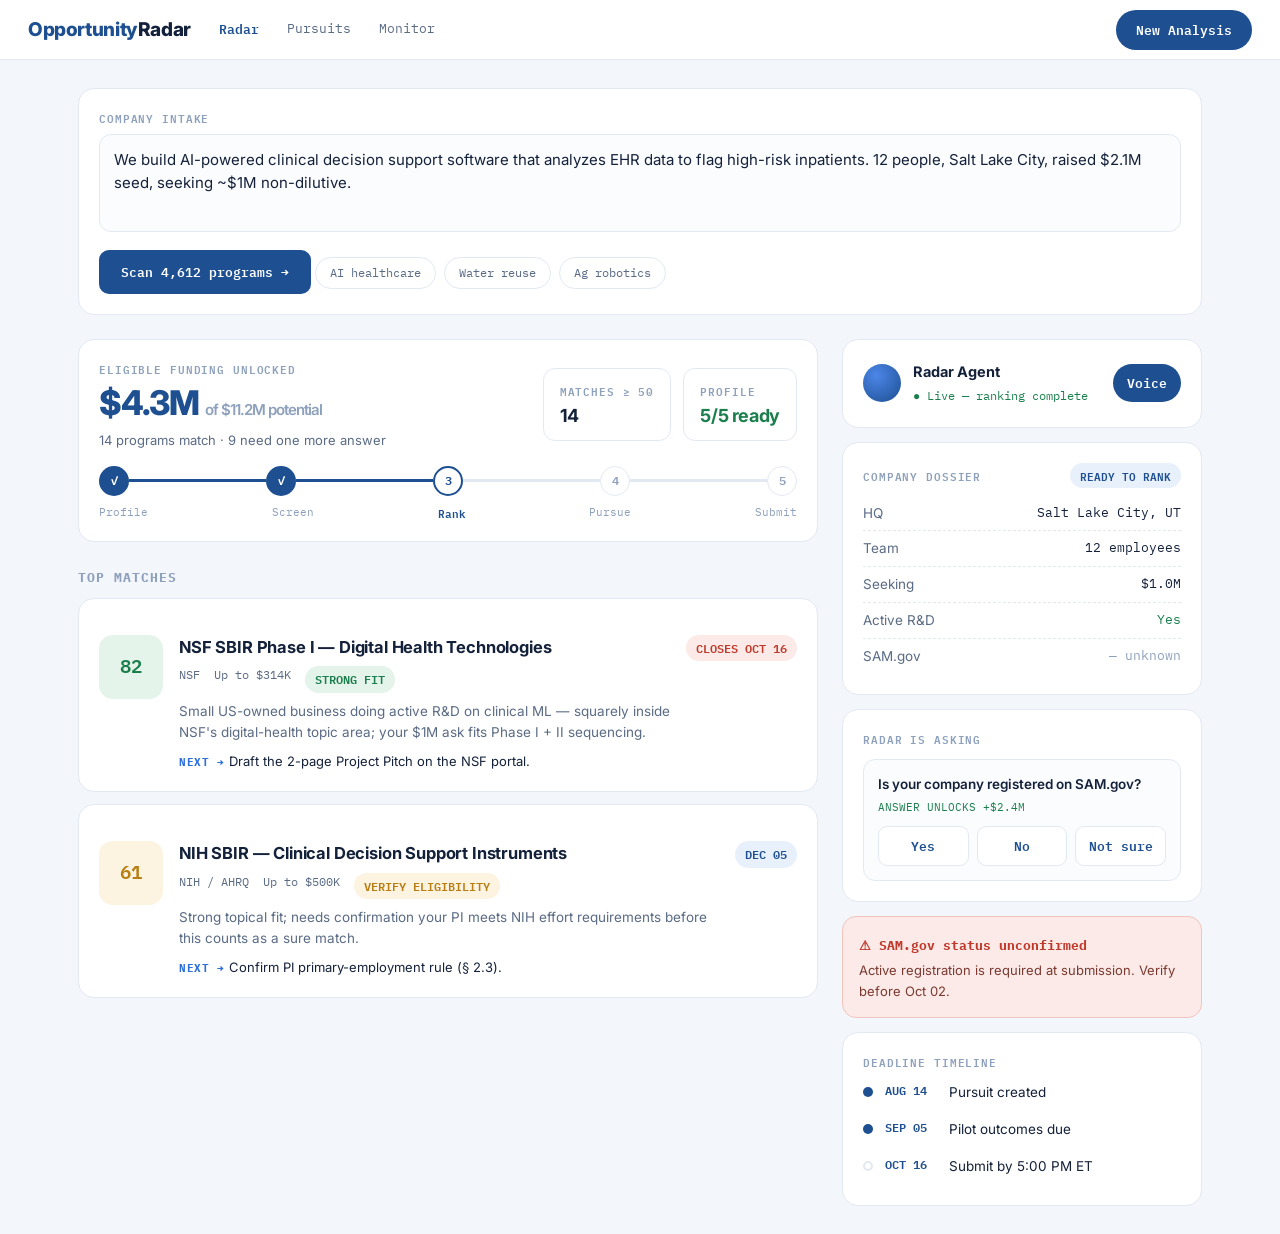
<file: public/design-mocks/v1-catalyst.html>
<!doctype html>
<html lang="en"><head>
<meta charset="utf-8"><meta name="viewport" content="width=device-width,initial-scale=1">
<title>V1 Catalyst</title>
<link rel="preconnect" href="https://fonts.googleapis.com">
<link href="https://fonts.googleapis.com/css2?family=Inter:wght@400;500;600;700;800&family=IBM+Plex+Mono:wght@400;500;600&display=swap" rel="stylesheet">
<style>
:root{
  --bg:#F3F6FB; --card:#FFF; --border:#E3E9F2; --ink:#14213A; --muted:#5A6B85;
  --faint:#8DA0BC; --brand:#1D4F91; --brand-strong:#163C6E; --accent:#2E6FDB;
  --soft:#E8F0FC; --good:#1B7F4D; --good-soft:#E4F4EA; --risk:#C03A2B;
  --risk-soft:#FBEAE7; --warn:#B97E12; --warn-soft:#FCF3E1;
}
*{box-sizing:border-box;margin:0}
body{background:var(--bg);color:var(--ink);font:15px/1.55 Inter,system-ui,sans-serif}
.mono{font-family:"IBM Plex Mono",monospace}
nav{background:var(--card);border-bottom:1px solid var(--border);display:flex;align-items:center;gap:28px;padding:0 28px;height:60px;position:sticky;top:0}
.wordmark{font-weight:800;font-size:19px;color:var(--brand);letter-spacing:-.02em}
.wordmark span{color:var(--ink)}
.navlink{font-family:"IBM Plex Mono",monospace;font-size:13px;color:var(--muted);text-decoration:none}
.navlink.on{color:var(--brand);font-weight:600}
.cta{margin-left:auto;background:var(--brand);color:#fff;border:0;border-radius:999px;padding:9px 20px;font-family:"IBM Plex Mono",monospace;font-size:13px;font-weight:600;cursor:pointer}
.wrap{max-width:1180px;margin:0 auto;padding:28px}
.grid{display:grid;grid-template-columns:minmax(0,1fr) 360px;gap:24px;align-items:start}
.card{background:var(--card);border:1px solid var(--border);border-radius:16px;padding:20px}
.label{font-family:"IBM Plex Mono",monospace;font-size:11px;letter-spacing:.08em;text-transform:uppercase;color:var(--faint);font-weight:600}
/* intake */
.intake textarea{width:100%;border:1px solid var(--border);border-radius:12px;padding:14px;font:15px/1.5 Inter;color:var(--ink);resize:none;background:#FBFCFE}
.chip{display:inline-block;border:1px solid var(--border);background:var(--card);border-radius:999px;padding:6px 14px;font-family:"IBM Plex Mono",monospace;font-size:12px;color:var(--muted);margin:8px 8px 0 0;cursor:pointer}
.go{background:var(--brand);color:#fff;border:0;border-radius:10px;padding:11px 22px;font-family:"IBM Plex Mono",monospace;font-size:13px;font-weight:600;margin-top:12px;cursor:pointer}
/* meter hero */
.hero{display:flex;align-items:center;gap:28px;justify-content:space-between}
.hero .big{font-size:34px;font-weight:800;letter-spacing:-.03em;color:var(--brand)}
.hero .sub{color:var(--muted);font-size:13px}
.statchip{border:1px solid var(--border);border-radius:12px;padding:10px 16px;text-align:left}
.statchip b{display:block;font-size:18px;letter-spacing:-.02em}
/* progress stepper */
.stepper{display:flex;align-items:center;gap:0;margin-top:16px}
.dot{width:30px;height:30px;border-radius:999px;display:grid;place-items:center;font-family:"IBM Plex Mono",monospace;font-size:12px;font-weight:600;flex:none}
.dot.done{background:var(--brand);color:#fff}
.dot.now{background:var(--card);border:2px solid var(--brand);color:var(--brand)}
.dot.todo{background:var(--card);border:1.5px solid var(--border);color:var(--faint)}
.bar{height:3px;flex:1;background:var(--border)}
.bar.fill{background:var(--brand)}
.steplabels{display:flex;justify-content:space-between;margin-top:8px}
.steplabels span{font-family:"IBM Plex Mono",monospace;font-size:11px;color:var(--faint)}
.steplabels span.on{color:var(--brand);font-weight:600}
/* match card */
.match{display:grid;grid-template-columns:64px minmax(0,1fr) auto;gap:16px;align-items:start;margin-top:16px}
.score{width:64px;height:64px;border-radius:14px;display:grid;place-items:center;font-family:"IBM Plex Mono",monospace;font-weight:600;font-size:19px}
.score.strong{background:var(--good-soft);color:var(--good)}
.score.verify{background:var(--warn-soft);color:var(--warn)}
.match h3{font-size:16.5px;font-weight:700;letter-spacing:-.01em}
.meta{display:flex;gap:14px;margin-top:6px;flex-wrap:wrap}
.meta span{font-family:"IBM Plex Mono",monospace;font-size:12px;color:var(--muted)}
.tier{font-family:"IBM Plex Mono",monospace;font-size:11px;font-weight:600;border-radius:999px;padding:4px 10px}
.tier.strong{background:var(--good-soft);color:var(--good)}
.tier.verify{background:var(--warn-soft);color:var(--warn)}
.why{color:var(--muted);font-size:13.5px;margin-top:8px}
.next{margin-top:8px;font-size:13px}
.next b{font-family:"IBM Plex Mono",monospace;font-size:11px;color:var(--accent);letter-spacing:.06em}
.due{font-family:"IBM Plex Mono",monospace;font-size:12px;color:var(--risk);background:var(--risk-soft);padding:4px 10px;border-radius:999px;font-weight:600}
/* rail */
.agent{display:flex;gap:12px;align-items:center}
.orb{width:38px;height:38px;border-radius:999px;background:radial-gradient(circle at 35% 30%,#4C86E8,#1D4F91);flex:none}
.dossier .row{display:flex;justify-content:space-between;padding:7px 0;border-bottom:1px dashed var(--border);font-size:13.5px}
.dossier .row:last-child{border-bottom:0}
.dossier .k{color:var(--muted)}
.dossier .v{font-family:"IBM Plex Mono",monospace;font-size:12.5px}
.dossier .v.unknown{color:var(--faint)}
.pill{font-family:"IBM Plex Mono",monospace;font-size:11px;font-weight:600;background:var(--soft);color:var(--brand);border-radius:999px;padding:4px 10px}
.q{border:1px solid var(--border);border-radius:12px;padding:14px;margin-top:12px;background:#FBFCFE}
.q p{font-size:13.5px;font-weight:600}
.q .unlock{font-family:"IBM Plex Mono",monospace;font-size:11px;color:var(--good);margin-top:4px}
.yn{display:flex;gap:8px;margin-top:10px}
.yn button{flex:1;border:1px solid var(--border);background:var(--card);border-radius:9px;padding:8px;font-family:"IBM Plex Mono",monospace;font-size:12.5px;font-weight:600;color:var(--brand);cursor:pointer}
.alert{background:var(--risk-soft);border:1px solid #F2C4BC;border-radius:14px;padding:16px}
.alert b{font-family:"IBM Plex Mono",monospace;font-size:13px;color:var(--risk)}
.alert p{font-size:13px;color:#7A3A31;margin-top:4px}
.timeline{margin-top:4px}
.tl{display:flex;gap:12px;padding:8px 0}
.tl .d{width:10px;height:10px;border-radius:99px;background:var(--brand);margin-top:5px;flex:none}
.tl .d.todo{background:var(--card);border:2px solid var(--border)}
.tl .date{font-family:"IBM Plex Mono",monospace;font-size:11.5px;color:var(--brand);font-weight:600;width:52px;flex:none}
.tl p{font-size:13.5px}
h2.sec{font-size:13px;font-family:"IBM Plex Mono",monospace;letter-spacing:.08em;text-transform:uppercase;color:var(--faint);margin:26px 0 10px}
</style></head><body>
<nav>
  <div class="wordmark">Opportunity<span>Radar</span></div>
  <a class="navlink on" href="#">Radar</a>
  <a class="navlink" href="#">Pursuits</a>
  <a class="navlink" href="#">Monitor</a>
  <button class="cta">New Analysis</button>
</nav>
<div class="wrap">
  <div class="card intake">
    <div class="label">Company intake</div>
    <div style="height:8px"></div>
    <textarea rows="3">We build AI-powered clinical decision support software that analyzes EHR data to flag high-risk inpatients. 12 people, Salt Lake City, raised $2.1M seed, seeking ~$1M non-dilutive.</textarea>
    <button class="go">Scan 4,612 programs →</button>
    <span class="chip">AI healthcare</span><span class="chip">Water reuse</span><span class="chip">Ag robotics</span>
  </div>

  <div style="height:24px"></div>
  <div class="grid">
    <div>
      <div class="card">
        <div class="hero">
          <div>
            <div class="label">Eligible funding unlocked</div>
            <div class="big">$4.3M <span style="font-size:15px;color:var(--faint);font-weight:600">of $11.2M potential</span></div>
            <div class="sub">14 programs match · 9 need one more answer</div>
          </div>
          <div style="display:flex;gap:12px">
            <div class="statchip"><span class="label">Matches ≥ 50</span><b>14</b></div>
            <div class="statchip"><span class="label">Profile</span><b style="color:var(--good)">5/5 ready</b></div>
          </div>
        </div>
        <div class="stepper">
          <div class="dot done">✓</div><div class="bar fill"></div>
          <div class="dot done">✓</div><div class="bar fill"></div>
          <div class="dot now">3</div><div class="bar"></div>
          <div class="dot todo">4</div><div class="bar"></div>
          <div class="dot todo">5</div>
        </div>
        <div class="steplabels"><span>Profile</span><span>Screen</span><span class="on">Rank</span><span>Pursue</span><span>Submit</span></div>
      </div>

      <h2 class="sec">Top matches</h2>
      <div class="card">
        <div class="match">
          <div class="score strong">82</div>
          <div>
            <h3>NSF SBIR Phase I — Digital Health Technologies</h3>
            <div class="meta"><span>NSF</span><span>Up to $314K</span><span class="tier strong">STRONG FIT</span></div>
            <p class="why">Small US-owned business doing active R&D on clinical ML — squarely inside NSF's digital-health topic area; your $1M ask fits Phase I + II sequencing.</p>
            <p class="next"><b>NEXT →</b> Draft the 2-page Project Pitch on the NSF portal.</p>
          </div>
          <div class="due">CLOSES OCT 16</div>
        </div>
      </div>
      <div class="card" style="margin-top:12px">
        <div class="match">
          <div class="score verify">61</div>
          <div>
            <h3>NIH SBIR — Clinical Decision Support Instruments</h3>
            <div class="meta"><span>NIH / AHRQ</span><span>Up to $500K</span><span class="tier verify">VERIFY ELIGIBILITY</span></div>
            <p class="why">Strong topical fit; needs confirmation your PI meets NIH effort requirements before this counts as a sure match.</p>
            <p class="next"><b>NEXT →</b> Confirm PI primary-employment rule (§ 2.3).</p>
          </div>
          <div class="due" style="background:var(--soft);color:var(--brand)">DEC 05</div>
        </div>
      </div>
    </div>

    <aside>
      <div class="card agent">
        <div class="orb"></div>
        <div><b style="font-size:14.5px">Radar Agent</b><br><span class="mono" style="font-size:12px;color:var(--good)">● Live — ranking complete</span></div>
        <button class="cta" style="margin-left:auto;padding:8px 14px">Voice</button>
      </div>
      <div style="height:14px"></div>
      <div class="card dossier">
        <div style="display:flex;justify-content:space-between;align-items:center"><span class="label">Company dossier</span><span class="pill">READY TO RANK</span></div>
        <div style="height:8px"></div>
        <div class="row"><span class="k">HQ</span><span class="v">Salt Lake City, UT</span></div>
        <div class="row"><span class="k">Team</span><span class="v">12 employees</span></div>
        <div class="row"><span class="k">Seeking</span><span class="v">$1.0M</span></div>
        <div class="row"><span class="k">Active R&D</span><span class="v" style="color:var(--good)">Yes</span></div>
        <div class="row"><span class="k">SAM.gov</span><span class="v unknown">— unknown</span></div>
      </div>
      <div style="height:14px"></div>
      <div class="card">
        <div class="label">Radar is asking</div>
        <div class="q">
          <p>Is your company registered on SAM.gov?</p>
          <div class="unlock">ANSWER UNLOCKS +$2.4M</div>
          <div class="yn"><button>Yes</button><button>No</button><button>Not sure</button></div>
        </div>
      </div>
      <div style="height:14px"></div>
      <div class="alert"><b>⚠ SAM.gov status unconfirmed</b><p>Active registration is required at submission. Verify before Oct 02.</p></div>
      <div style="height:14px"></div>
      <div class="card">
        <div class="label">Deadline timeline</div>
        <div class="timeline">
          <div class="tl"><div class="d"></div><span class="date">AUG 14</span><p>Pursuit created</p></div>
          <div class="tl"><div class="d"></div><span class="date">SEP 05</span><p>Pilot outcomes due</p></div>
          <div class="tl"><div class="d todo"></div><span class="date">OCT 16</span><p>Submit by 5:00 PM ET</p></div>
        </div>
      </div>
    </aside>
  </div>
</div>
</body></html>
</file>
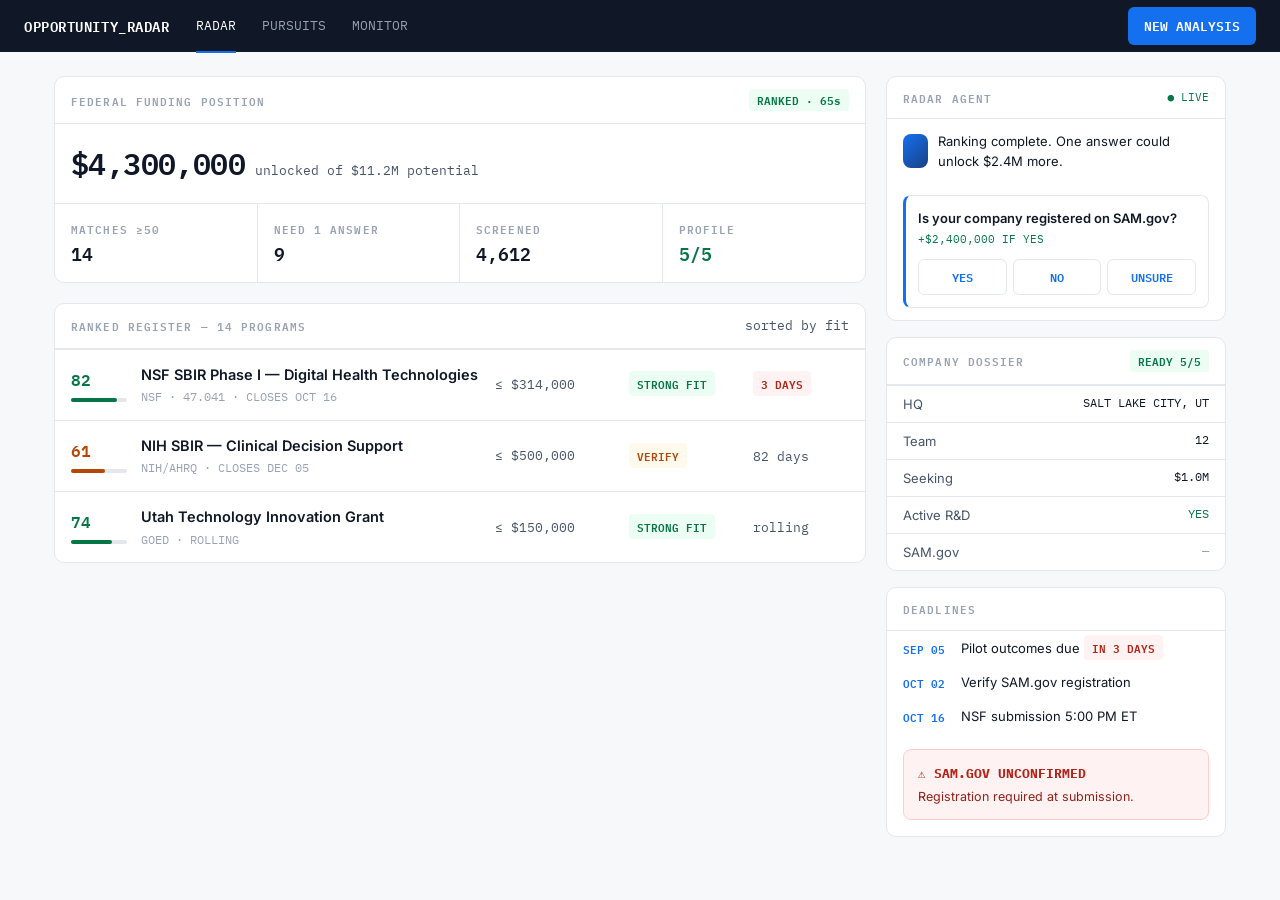
<file: public/design-mocks/v2-registry.html>
<!doctype html>
<html lang="en"><head>
<meta charset="utf-8"><meta name="viewport" content="width=device-width,initial-scale=1">
<title>V2 Registry</title>
<link href="https://fonts.googleapis.com/css2?family=Inter:wght@400;500;600;700;800&family=IBM+Plex+Mono:wght@400;500;600&display=swap" rel="stylesheet">
<style>
/* V2 "Registry": denser, ledger-like. Fewer cards, more ruled rows; score
   rendered as a left rule + bar; heavy mono. A federal register aesthetic. */
:root{
  --bg:#F7F8FA; --card:#FFF; --border:#E4E7EC; --ink:#101828; --muted:#475467;
  --faint:#98A2B3; --brand:#194185; --accent:#1570EF; --soft:#EFF4FF;
  --good:#067647; --good-soft:#ECFDF3; --risk:#B42318; --risk-soft:#FEF3F2;
  --warn:#B54708; --warn-soft:#FFFAEB;
}
*{box-sizing:border-box;margin:0}
body{background:var(--bg);color:var(--ink);font:14.5px/1.55 Inter,system-ui,sans-serif}
nav{background:var(--ink);color:#fff;display:flex;align-items:center;gap:26px;padding:0 24px;height:52px}
.wordmark{font-family:"IBM Plex Mono",monospace;font-weight:600;font-size:14px;letter-spacing:.04em}
.navlink{font-family:"IBM Plex Mono",monospace;font-size:12.5px;color:#98A2B3;text-decoration:none}
.navlink.on{color:#fff;border-bottom:2px solid var(--accent);padding-bottom:15px;margin-bottom:-17px}
.cta{margin-left:auto;background:var(--accent);color:#fff;border:0;border-radius:6px;padding:8px 16px;font-family:"IBM Plex Mono",monospace;font-size:12.5px;font-weight:600}
.wrap{max-width:1220px;margin:0 auto;padding:24px}
.grid{display:grid;grid-template-columns:minmax(0,1fr) 340px;gap:20px;align-items:start}
.panel{background:var(--card);border:1px solid var(--border);border-radius:10px}
.panel .hd{padding:12px 16px;border-bottom:1px solid var(--border);display:flex;justify-content:space-between;align-items:center}
.panel .bd{padding:16px}
.label{font-family:"IBM Plex Mono",monospace;font-size:11px;letter-spacing:.1em;text-transform:uppercase;color:var(--faint);font-weight:600}
.bignum{font-family:"IBM Plex Mono",monospace;font-size:30px;font-weight:600;letter-spacing:-.02em}
.statrow{display:grid;grid-template-columns:repeat(4,1fr);border-top:1px solid var(--border)}
.statrow>div{padding:14px 16px;border-right:1px solid var(--border)}
.statrow>div:last-child{border-right:0}
/* ledger rows for matches */
.lrow{display:grid;grid-template-columns:56px minmax(0,1fr) 120px 110px 96px;gap:14px;align-items:center;padding:14px 16px;border-top:1px solid var(--border)}
.lrow:hover{background:#FAFBFC}
.sc{font-family:"IBM Plex Mono",monospace;font-weight:600;font-size:16px}
.scbar{height:4px;border-radius:2px;background:var(--border);margin-top:5px;position:relative}
.scbar i{position:absolute;inset:0;right:auto;border-radius:2px}
.t-strong{color:var(--good)} .t-strong i{background:var(--good)}
.t-verify{color:var(--warn)} .t-verify i{background:var(--warn)}
.lrow h3{font-size:14.5px;font-weight:600}
.lrow .agency{font-family:"IBM Plex Mono",monospace;font-size:11.5px;color:var(--faint);margin-top:2px}
.mono{font-family:"IBM Plex Mono",monospace}
.cell{font-family:"IBM Plex Mono",monospace;font-size:12.5px;color:var(--muted)}
.chip{font-family:"IBM Plex Mono",monospace;font-size:10.5px;font-weight:600;padding:3px 8px;border-radius:4px}
.chip.strong{background:var(--good-soft);color:var(--good)}
.chip.verify{background:var(--warn-soft);color:var(--warn)}
.chip.due{background:var(--risk-soft);color:var(--risk)}
/* rail */
.krow{display:flex;justify-content:space-between;padding:8px 16px;border-top:1px solid var(--border);font-size:13px}
.krow .k{color:var(--muted)} .krow .v{font-family:"IBM Plex Mono",monospace;font-size:12px}
.krow .v.na{color:var(--faint)}
.q{margin:12px 16px;border:1px solid var(--border);border-left:3px solid var(--accent);border-radius:8px;padding:12px}
.q p{font-size:13px;font-weight:600}
.q .unlock{font-family:"IBM Plex Mono",monospace;font-size:11px;color:var(--good);margin-top:3px}
.yn{display:flex;gap:6px;margin-top:10px}
.yn button{flex:1;border:1px solid var(--border);background:#fff;border-radius:6px;padding:7px;font-family:"IBM Plex Mono",monospace;font-size:12px;font-weight:600;color:var(--accent)}
.alert{margin:16px;background:var(--risk-soft);border:1px solid #FECDCA;border-radius:8px;padding:12px 14px}
.alert b{font-family:"IBM Plex Mono",monospace;font-size:12.5px;color:var(--risk)}
.alert p{font-size:12.5px;color:#912018;margin-top:3px}
.tl{display:flex;gap:10px;padding:7px 16px;font-size:13px}
.tl .date{font-family:"IBM Plex Mono",monospace;font-size:11px;color:var(--accent);font-weight:600;width:48px;flex:none;padding-top:2px}
progress{width:100%;height:6px;accent-color:var(--accent)}
</style></head><body>
<nav>
  <span class="wordmark">OPPORTUNITY_RADAR</span>
  <a class="navlink on" href="#">RADAR</a>
  <a class="navlink" href="#">PURSUITS</a>
  <a class="navlink" href="#">MONITOR</a>
  <button class="cta">NEW ANALYSIS</button>
</nav>
<div class="wrap">
  <div class="grid">
    <div>
      <div class="panel">
        <div class="hd"><span class="label">Federal funding position</span><span class="chip strong">RANKED · 65s</span></div>
        <div class="bd" style="display:flex;align-items:baseline;gap:10px">
          <span class="bignum">$4,300,000</span>
          <span class="cell">unlocked of $11.2M potential</span>
        </div>
        <div class="statrow">
          <div><span class="label">Matches ≥50</span><div class="mono" style="font-size:18px;font-weight:600">14</div></div>
          <div><span class="label">Need 1 answer</span><div class="mono" style="font-size:18px;font-weight:600">9</div></div>
          <div><span class="label">Screened</span><div class="mono" style="font-size:18px;font-weight:600">4,612</div></div>
          <div><span class="label">Profile</span><div class="mono" style="font-size:18px;font-weight:600;color:var(--good)">5/5</div></div>
        </div>
      </div>

      <div style="height:20px"></div>
      <div class="panel">
        <div class="hd"><span class="label">Ranked register — 14 programs</span><span class="cell">sorted by fit</span></div>
        <div class="lrow">
          <div class="t-strong"><div class="sc">82</div><div class="scbar"><i style="width:82%"></i></div></div>
          <div><h3>NSF SBIR Phase I — Digital Health Technologies</h3><div class="agency">NSF · 47.041 · CLOSES OCT 16</div></div>
          <div class="cell">≤ $314,000</div>
          <div><span class="chip strong">STRONG FIT</span></div>
          <div><span class="chip due">3 DAYS</span></div>
        </div>
        <div class="lrow">
          <div class="t-verify"><div class="sc">61</div><div class="scbar"><i style="width:61%"></i></div></div>
          <div><h3>NIH SBIR — Clinical Decision Support</h3><div class="agency">NIH/AHRQ · CLOSES DEC 05</div></div>
          <div class="cell">≤ $500,000</div>
          <div><span class="chip verify">VERIFY</span></div>
          <div><span class="cell">82 days</span></div>
        </div>
        <div class="lrow">
          <div class="t-strong"><div class="sc">74</div><div class="scbar"><i style="width:74%"></i></div></div>
          <div><h3>Utah Technology Innovation Grant</h3><div class="agency">GOED · ROLLING</div></div>
          <div class="cell">≤ $150,000</div>
          <div><span class="chip strong">STRONG FIT</span></div>
          <div><span class="cell">rolling</span></div>
        </div>
      </div>
    </div>

    <aside>
      <div class="panel">
        <div class="hd"><span class="label">Radar agent</span><span class="mono" style="font-size:11px;color:var(--good)">● LIVE</span></div>
        <div class="bd" style="display:flex;gap:10px;align-items:center;padding:12px 16px">
          <div style="width:34px;height:34px;border-radius:8px;background:linear-gradient(135deg,#1570EF,#194185)"></div>
          <div style="font-size:13px">Ranking complete. One answer could unlock $2.4M more.</div>
        </div>
        <div class="q">
          <p>Is your company registered on SAM.gov?</p>
          <div class="unlock">+$2,400,000 IF YES</div>
          <div class="yn"><button>YES</button><button>NO</button><button>UNSURE</button></div>
        </div>
      </div>
      <div style="height:16px"></div>
      <div class="panel">
        <div class="hd"><span class="label">Company dossier</span><span class="chip strong">READY 5/5</span></div>
        <div class="krow"><span class="k">HQ</span><span class="v">SALT LAKE CITY, UT</span></div>
        <div class="krow"><span class="k">Team</span><span class="v">12</span></div>
        <div class="krow"><span class="k">Seeking</span><span class="v">$1.0M</span></div>
        <div class="krow"><span class="k">Active R&D</span><span class="v" style="color:var(--good)">YES</span></div>
        <div class="krow"><span class="k">SAM.gov</span><span class="v na">—</span></div>
      </div>
      <div style="height:16px"></div>
      <div class="panel">
        <div class="hd"><span class="label">Deadlines</span></div>
        <div class="tl"><span class="date">SEP 05</span><p>Pilot outcomes due <span class="chip due">IN 3 DAYS</span></p></div>
        <div class="tl"><span class="date">OCT 02</span><p>Verify SAM.gov registration</p></div>
        <div class="tl"><span class="date">OCT 16</span><p>NSF submission 5:00 PM ET</p></div>
        <div class="alert"><b>⚠ SAM.GOV UNCONFIRMED</b><p>Registration required at submission.</p></div>
      </div>
    </aside>
  </div>
</div>
</body></html>
</file>
<file: public/design-mocks/catalyst-kit.css>
/* ============================================================================
   Federal Catalyst UI Kit — VENDORED. Do not hand-edit values in this file.

   Source: "Federal Catalyst UI Kit" (Josh's Claude artifact bundle,
   namespace OpportunityRadarDesignSystem_3ee40b). Tokens and .or-* component
   rules are lifted verbatim from that bundle so this file stays diffable
   against it. React bindings live in src/app/components/ui/.

   Two deliberate deviations from the bundle, both at the bottom of the file:
     1. @font-face blocks are dropped — next/font/google loads Hanken Grotesk,
        Inter and JetBrains Mono in layout.tsx, so --font-* is rebound to the
        next/font CSS variables.
     2. Material Symbols Outlined is loaded from Google Fonts in layout.tsx
        rather than embedded as a 3.9 MB woff2.

   Anything the product needs that the kit does not have belongs in
   globals.css, not here.
   ============================================================================ */

.material-symbols-outlined {
  font-family: "Material Symbols Outlined";
  font-weight: normal;
  font-style: normal;
  line-height: 1;
  letter-spacing: normal;
  text-transform: none;
  display: inline-block;
  white-space: nowrap;
  word-wrap: normal;
  direction: ltr;
  text-rendering: optimizeLegibility;
  -webkit-font-feature-settings: "liga";
  -webkit-font-smoothing: antialiased;
  font-variation-settings: "FILL" 0, "wght" 400, "GRAD" 0, "opsz" 24;
}
.material-symbols-outlined.fill {
  font-variation-settings: "FILL" 1;
}

/* Color — copied verbatim from the tailwind.config blocks in
   design/claude-design/*.html. A Material 3 role set on a cool blue seed,
   plus four non-M3 additions the design files rely on (text-deep,
   border-ice, surface-glass, surface-tint). */
:root{
  /* Primary */
  --color-primary:#00507d;
  --color-on-primary:#ffffff;
  --color-primary-container:#0369a1;
  --color-on-primary-container:#cbe4ff;
  --color-primary-fixed:#cde5ff;
  --color-primary-fixed-dim:#94ccff;
  --color-on-primary-fixed:#001d32;
  --color-on-primary-fixed-variant:#004b74;
  --color-inverse-primary:#94ccff;
  --color-surface-tint:#006399;

  /* Secondary — cyan; used for "done", fit score, past timeline steps */
  --color-secondary:#006686;
  --color-on-secondary:#ffffff;
  --color-secondary-container:#7ed4fd;
  --color-on-secondary-container:#005b78;
  --color-secondary-fixed:#c0e8ff;
  --color-secondary-fixed-dim:#7bd1fa;
  --color-on-secondary-fixed:#001e2b;
  --color-on-secondary-fixed-variant:#004d66;

  /* Tertiary — indigo; reserved accent, sparingly used */
  --color-tertiary:#3535c4;
  --color-on-tertiary:#ffffff;
  --color-tertiary-container:#4f51dc;
  --color-on-tertiary-container:#e0dfff;
  --color-tertiary-fixed:#e1e0ff;
  --color-tertiary-fixed-dim:#c0c1ff;
  --color-on-tertiary-fixed:#07006c;
  --color-on-tertiary-fixed-variant:#2f2ebe;

  /* Error */
  --color-error:#ba1a1a;
  --color-on-error:#ffffff;
  --color-error-container:#ffdad6;
  --color-on-error-container:#93000a;

  /* Surfaces */
  --color-background:#f7f9fb;
  --color-on-background:#191c1e;
  --color-surface:#f7f9fb;
  --color-surface-bright:#f7f9fb;
  --color-surface-dim:#d8dadc;
  --color-surface-container-lowest:#ffffff;
  --color-surface-container-low:#f2f4f6;
  --color-surface-container:#eceef0;
  --color-surface-container-high:#e6e8ea;
  --color-surface-container-highest:#e0e3e5;
  --color-surface-variant:#e0e3e5;
  --color-on-surface:#191c1e;
  --color-on-surface-variant:#40474f;
  --color-inverse-surface:#2d3133;
  --color-inverse-on-surface:#eff1f3;

  /* Outlines + the four non-M3 additions */
  --color-outline:#707881;
  --color-outline-variant:#c0c7d1;
  --color-text-deep:#0f172a;
  --color-border-ice:rgba(3,105,161,0.12);
  --color-surface-glass:rgba(255,255,255,0.7);

  /* Fit-tier / status hues used inline in the design files */
  --color-fit-strong:#006c4a;
  --color-fit-strong-surface:rgba(0,108,74,0.10);
  --color-caution-surface:#fef3c7;
  --color-caution-border:#fde68a;
  --color-caution-text:#92400e;

  /* Semantic aliases — prefer these in product code */
  --text-heading:var(--color-text-deep);
  --text-body:var(--color-on-surface);
  --text-muted:var(--color-on-surface-variant);
  --text-faint:var(--color-outline);
  --text-link:var(--color-primary);
  --text-danger:var(--color-error);
  --surface-page:var(--color-background);
  --surface-card:var(--color-surface-container-lowest);
  --surface-card-glass:var(--color-surface-glass);
  --surface-sunken:var(--color-surface-container);
  --surface-selected:var(--color-primary-fixed);
  --border-hairline:var(--color-border-ice);
  --border-control:var(--color-outline-variant);
  --border-glass:rgba(255,255,255,0.4);
  --action-primary-bg:var(--color-primary);
  --action-primary-fg:var(--color-on-primary);
  --action-primary-bg-hover:var(--color-surface-tint);
}

/* Type — three families, nine named roles, values verbatim from the design
   files' fontFamily/fontSize maps. Headlines are Hanken Grotesk, prose is
   Inter, every label/eyebrow/metric is JetBrains Mono at 0.05em tracking. */
:root{
  --font-display:'Hanken Grotesk',system-ui,sans-serif;
  --font-headline:'Hanken Grotesk',system-ui,sans-serif;
  --font-body:'Inter',system-ui,sans-serif;
  --font-label:'JetBrains Mono',ui-monospace,monospace;
  --font-mono:'JetBrains Mono',ui-monospace,monospace;

  /* headline-display 56/64 -0.02em 700 */
  --text-display-size:56px;--text-display-line:64px;--text-display-tracking:-0.02em;--text-display-weight:700;
  /* headline-lg 32/40 -0.01em 600 (mobile 28/36 600) */
  --text-headline-lg-size:32px;--text-headline-lg-line:40px;--text-headline-lg-tracking:-0.01em;--text-headline-lg-weight:600;
  --text-headline-lg-mobile-size:28px;--text-headline-lg-mobile-line:36px;--text-headline-lg-mobile-weight:600;
  /* headline-md 24/32 600 */
  --text-headline-md-size:24px;--text-headline-md-line:32px;--text-headline-md-weight:600;
  /* body-lg 18/28 400 */
  --text-body-lg-size:18px;--text-body-lg-line:28px;--text-body-lg-weight:400;
  /* body-md 16/24 400 */
  --text-body-md-size:16px;--text-body-md-line:24px;--text-body-md-weight:400;
  /* body-sm 14/20 400 */
  --text-body-sm-size:14px;--text-body-sm-line:20px;--text-body-sm-weight:400;
  /* label-md 14/16 0.05em 500 */
  --text-label-md-size:14px;--text-label-md-line:16px;--text-label-md-tracking:0.05em;--text-label-md-weight:500;
  /* label-sm 12/14 0.05em 500 */
  --text-label-sm-size:12px;--text-label-sm-line:14px;--text-label-sm-tracking:0.05em;--text-label-sm-weight:500;
}

/* Spacing — the named scale from the design files' tailwind spacing map.
   Note gutter and md are both 24px: gutter is grid/section gap, md is
   card padding. Page margins are 64px desktop / 16px mobile. */
:root{
  --space-xs:4px;
  --space-base:8px;
  --space-sm:12px;
  --space-md:24px;
  --space-gutter:24px;
  --space-lg:48px;
  --space-margin-desktop:64px;
  --space-margin-mobile:16px;
  --space-xl:80px;

  --layout-nav-height:80px;
  --layout-side-nav-width:256px;
  --layout-rail-width:384px;
  --layout-max-width:1440px;
}

/* Radii + elevation. The design files ship exactly four radii; cards are
   always xl, controls lg, chips/badges default, pills full. Elevation is
   Tailwind's shadow-sm on nearly everything — the drawer is the one
   exception. Glass surfaces pair blur with a white 40% border. */
:root{
  --radius-default:0.25rem;
  --radius-lg:0.5rem;
  --radius-xl:0.75rem;
  --radius-full:9999px;

  --shadow-sm:0 1px 2px 0 rgb(0 0 0 / 0.05);
  --shadow-md:0 4px 6px -1px rgb(0 0 0 / 0.1),0 2px 4px -2px rgb(0 0 0 / 0.1);
  --shadow-lg:0 10px 15px -3px rgb(0 0 0 / 0.1),0 4px 6px -4px rgb(0 0 0 / 0.1);
  --shadow-drawer:0 25px 50px -12px rgb(0 0 0 / 0.25);

  --blur-glass:24px;
  --blur-glass-soft:12px;
  --border-width-hairline:1px;
  --border-width-emphasis:2px;
}

/* Motion. Everything in the design files is a 200ms color/opacity fade plus
   a press scale of 0.95 (side-nav rows translate 1px right instead). No
   bounces, no springs, no entrance animations except one ping on stale data. */
:root{
  --duration-fast:150ms; /* @kind other */
  --duration-base:200ms; /* @kind other */
  --duration-drawer:300ms; /* @kind other */
  --ease-standard:cubic-bezier(0.4,0,0.2,1); /* @kind other */
  --press-scale:0.95; /* @kind other */
  --press-nudge:1px;
  --hover-opacity:0.9; /* @kind other */
}

/* Component styling for the Opportunity Radar kit. Every value here is lifted
   from design/claude-design/*.html; hover/press states live in CSS because the
   design relies on them (200ms color fade + 0.95 press scale). */
.or-btn{display:inline-flex;align-items:center;justify-content:center;gap:8px;font-family:var(--font-label);font-size:var(--text-label-md-size);line-height:var(--text-label-md-line);letter-spacing:var(--text-label-md-tracking);font-weight:var(--text-label-md-weight);padding:8px 16px;border-radius:var(--radius-lg);border:1px solid transparent;cursor:pointer;text-decoration:none;transition:background-color var(--duration-base) var(--ease-standard),color var(--duration-base) var(--ease-standard),opacity var(--duration-base) var(--ease-standard),transform var(--duration-base) var(--ease-standard)}
.or-btn:active{transform:scale(var(--press-scale))}
.or-btn:disabled{opacity:.5;cursor:not-allowed;transform:none}
.or-btn--filled{background:var(--color-primary);color:var(--color-on-primary);box-shadow:var(--shadow-sm)}
.or-btn--filled:hover:not(:disabled){background:var(--color-surface-tint)}
.or-btn--outline{border-color:var(--color-outline-variant);color:var(--color-on-surface-variant);background:transparent}
.or-btn--outline:hover:not(:disabled){background:var(--color-surface-container-highest)}
.or-btn--tonal{background:var(--color-surface-container);border-color:var(--color-outline-variant);color:var(--color-text-deep)}
.or-btn--tonal:hover:not(:disabled){background:var(--color-surface-container-high)}
.or-btn--glass{border-radius:var(--radius-full);border-color:var(--color-border-ice);background:var(--color-surface-glass);backdrop-filter:blur(var(--blur-glass-soft));color:var(--color-primary);box-shadow:var(--shadow-sm)}
.or-btn--glass:hover:not(:disabled){background:var(--color-surface-container-low)}
.or-btn--text{background:none;border:0;padding:0;color:var(--color-primary)}
.or-btn--text:hover:not(:disabled){text-decoration:underline}
.or-btn--danger-text{background:none;border:0;padding:0;color:var(--color-error);font-weight:700}
.or-btn--danger-text:hover:not(:disabled){text-decoration:underline}
.or-btn--pill{border-radius:var(--radius-full);padding:8px 24px}
.or-btn--sm{font-size:var(--text-label-sm-size);line-height:var(--text-label-sm-line);padding:4px 12px}
.or-btn--block{width:100%}

.or-iconbtn{display:inline-flex;align-items:center;justify-content:center;padding:8px;border:0;border-radius:var(--radius-full);background:none;color:var(--color-on-surface-variant);cursor:pointer;transition:background-color var(--duration-base) var(--ease-standard),color var(--duration-base) var(--ease-standard),transform var(--duration-base) var(--ease-standard)}
.or-iconbtn:hover{background:var(--color-surface-container-low);color:var(--color-primary)}
.or-iconbtn:active{transform:scale(var(--press-scale))}
.or-iconbtn--active{color:var(--color-primary)}
.or-iconbtn--sm{padding:6px}

.or-badge{display:inline-flex;align-items:center;gap:4px;font-family:var(--font-label);font-size:var(--text-label-sm-size);line-height:var(--text-label-sm-line);letter-spacing:var(--text-label-sm-tracking);font-weight:var(--text-label-sm-weight);padding:2px 8px;border-radius:var(--radius-default);border:1px solid transparent;white-space:nowrap}
.or-badge--pill{border-radius:var(--radius-full);padding:2px 10px}
.or-badge--fit{background:var(--color-fit-strong-surface);color:var(--color-fit-strong)}
.or-badge--caution{background:var(--color-caution-surface);color:var(--color-caution-text);border-color:var(--color-caution-border)}
.or-badge--danger{background:var(--color-error-container);color:var(--color-on-error-container);font-weight:700}
.or-badge--neutral{background:var(--color-surface-variant);color:var(--color-on-surface-variant)}
.or-badge--primary{background:var(--color-primary-fixed);color:var(--color-on-primary-fixed-variant)}
.or-badge--secondary{background:var(--color-secondary-fixed);color:var(--color-on-secondary-fixed-variant)}
.or-badge--outline{background:transparent;border-color:var(--color-outline);color:var(--color-on-surface-variant)}

.or-card{position:relative;background:var(--surface-card);border:1px solid var(--color-border-ice);border-radius:var(--radius-xl);box-shadow:var(--shadow-sm);padding:var(--space-md)}
.or-card--glass{background:var(--color-surface-glass);backdrop-filter:blur(var(--blur-glass));border-color:var(--border-glass)}
.or-card--sunken{background:var(--color-surface-container);box-shadow:none}
.or-card--dashed{background:var(--color-surface-container);border:2px dashed var(--color-outline-variant);box-shadow:none;opacity:.8;transition:opacity var(--duration-base) var(--ease-standard)}
.or-card--dashed:hover{opacity:1}
.or-card--outlined{border-color:var(--color-primary-container)}
.or-card--flush{padding:0;overflow:hidden}

.or-avatar{display:inline-flex;align-items:center;justify-content:center;border-radius:var(--radius-full);font-family:var(--font-headline);font-weight:700;background:var(--color-primary-container);color:var(--color-on-primary-container);object-fit:cover;flex:none}
.or-avatar--muted{background:var(--color-surface-dim);color:var(--color-on-surface-variant);font-family:var(--font-label);font-weight:500}

.or-stat{display:flex;align-items:center;gap:8px;background:var(--color-surface-container-lowest);border:1px solid var(--color-border-ice);border-radius:var(--radius-lg);padding:8px 16px}
.or-stat__label{font-family:var(--font-label);font-size:var(--text-label-sm-size);line-height:var(--text-label-sm-line);letter-spacing:var(--text-label-sm-tracking);color:var(--color-on-surface-variant);margin:0}
.or-stat__value{font-family:var(--font-body);font-size:var(--text-body-md-size);line-height:var(--text-body-md-line);font-weight:600;color:var(--color-text-deep);margin:0}

.or-kv{display:flex;justify-content:space-between;gap:12px;align-items:center;border-bottom:1px solid var(--color-border-ice);padding-bottom:4px}
.or-kv__label{display:inline-flex;align-items:center;gap:4px;font-family:var(--font-label);font-size:var(--text-label-sm-size);line-height:var(--text-label-sm-line);letter-spacing:var(--text-label-sm-tracking);color:var(--color-outline)}
.or-kv__value{font-family:var(--font-body);font-size:var(--text-body-sm-size);line-height:var(--text-body-sm-line);font-weight:500;color:var(--color-text-deep)}
.or-kv--danger .or-kv__label,.or-kv--danger .or-kv__value{color:var(--color-error)}
.or-ping{position:relative;display:inline-flex;width:8px;height:8px}
.or-ping span:first-child{position:absolute;display:inline-flex;width:100%;height:100%;border-radius:9999px;background:var(--color-error);opacity:.75;animation:or-ping 1s cubic-bezier(0,0,.2,1) infinite}
.or-ping span:last-child{position:relative;display:inline-flex;width:8px;height:8px;border-radius:9999px;background:var(--color-error)}
@keyframes or-ping{75%,100%{transform:scale(2);opacity:0}}

.or-progress{width:100%;height:4px;background:var(--color-surface-container);overflow:hidden}
.or-progress--rounded{border-radius:var(--radius-full)}
.or-progress--top{position:absolute;top:0;left:0}
.or-progress__fill{height:100%;background:var(--color-primary)}

.or-nav{display:flex;justify-content:space-between;align-items:center;width:100%;height:var(--layout-nav-height);padding:0 var(--space-margin-desktop);background:var(--color-surface-container-lowest);border-bottom:1px solid var(--color-border-ice);box-shadow:var(--shadow-sm);flex:none;position:relative;z-index:50}
.or-nav--glass{background:var(--color-surface-glass);backdrop-filter:blur(var(--blur-glass));border-bottom:0}
.or-nav__brand{font-family:var(--font-headline);font-size:var(--text-headline-md-size);line-height:var(--text-headline-md-line);font-weight:800;letter-spacing:-0.01em;color:var(--color-primary);margin:0}
.or-nav__links{display:flex;align-items:center;gap:var(--space-md)}
.or-nav__link{font-family:var(--font-body);font-size:var(--text-body-md-size);line-height:var(--text-body-md-line);color:var(--color-on-surface-variant);text-decoration:none;padding:8px 12px;border-radius:var(--radius-default);cursor:pointer;background:none;border:0;transition:background-color var(--duration-base) var(--ease-standard),color var(--duration-base) var(--ease-standard),transform var(--duration-base) var(--ease-standard)}
.or-nav__link:hover{color:var(--color-primary);background:var(--color-surface-container-low)}
.or-nav__link:active{transform:scale(var(--press-scale))}
.or-nav__link--active{color:var(--color-primary);font-weight:700;border-bottom:2px solid var(--color-primary);border-radius:var(--radius-default) var(--radius-default) 0 0}

.or-side{display:flex;flex-direction:column;height:100%;width:var(--layout-side-nav-width);background:var(--color-surface-container-lowest);border-right:1px solid var(--color-border-ice);padding:32px var(--space-gutter) var(--space-gutter);flex:none;box-sizing:border-box}
.or-side__row{display:flex;align-items:center;gap:12px;padding:12px 16px;border-radius:var(--radius-lg);font-family:var(--font-label);font-size:var(--text-label-md-size);line-height:var(--text-label-md-line);letter-spacing:var(--text-label-md-tracking);color:var(--color-on-surface-variant);text-decoration:none;background:none;border:0;cursor:pointer;transition:background-color var(--duration-base) var(--ease-standard),color var(--duration-base) var(--ease-standard),transform var(--duration-base) var(--ease-standard)}
.or-side__row:hover{background:var(--color-surface-container-high)}
.or-side__row:active{transform:translateX(var(--press-nudge))}
.or-side__row--active{background:var(--color-primary-container);color:var(--color-on-primary-container);font-weight:700}
.or-side__row--danger{color:var(--color-error)}
.or-side__row--danger:hover{background:rgba(255,218,214,.2)}

.or-crumbs{display:flex;align-items:center;gap:8px;font-family:var(--font-body);font-size:var(--text-body-sm-size);line-height:var(--text-body-sm-line);color:var(--color-on-surface-variant)}
.or-crumbs a{color:inherit;text-decoration:none;transition:color var(--duration-base) var(--ease-standard)}
.or-crumbs a:hover{color:var(--color-primary)}
.or-crumbs__current{color:var(--color-text-deep);font-weight:500}

.or-steps{position:relative;display:flex;justify-content:space-between}
.or-steps__track,.or-steps__fill{position:absolute;top:16px;left:0;height:4px;border-radius:var(--radius-full);transform:translateY(-50%)}
.or-steps__track{width:100%;background:var(--color-surface-container-high)}
.or-steps__fill{background:var(--color-primary)}
.or-steps__step{position:relative;z-index:1;display:flex;flex-direction:column;align-items:center;gap:8px}
.or-steps__dot{width:32px;height:32px;border-radius:var(--radius-full);display:flex;align-items:center;justify-content:center;font-family:var(--font-label);font-size:var(--text-label-md-size);background:var(--color-surface);color:var(--color-on-surface-variant);border:1px solid var(--color-outline-variant);box-sizing:border-box}
.or-steps__dot--done{background:var(--color-primary);color:var(--color-on-primary);border:0;box-shadow:var(--shadow-sm)}
.or-steps__dot--current{background:var(--color-primary-container);color:var(--color-on-primary-container);border:2px solid var(--color-primary);font-weight:700;box-shadow:var(--shadow-sm)}
.or-steps__label{font-family:var(--font-label);font-size:var(--text-label-sm-size);line-height:var(--text-label-sm-line);letter-spacing:var(--text-label-sm-tracking);color:var(--color-on-surface-variant)}
.or-steps__label--current{color:var(--color-primary);font-weight:700}
.or-steps__label--done{color:var(--color-text-deep)}

.or-timeline{position:relative;display:flex;flex-direction:column;gap:24px;padding-left:16px}
.or-timeline__rule{position:absolute;left:21px;top:8px;bottom:8px;width:1px;background:var(--color-outline-variant)}
.or-timeline__item{position:relative;z-index:1;display:flex;gap:16px}
.or-timeline__dot{width:14px;height:14px;border-radius:var(--radius-full);margin-top:4px;flex:none;box-sizing:border-box;background:var(--color-surface-dim);border:2px solid var(--color-outline)}
.or-timeline__dot--done{background:var(--color-secondary);border:2px solid var(--color-surface);box-shadow:var(--shadow-sm)}
.or-timeline__dot--current{background:var(--color-primary);border:2px solid var(--color-surface);box-shadow:0 0 0 2px rgba(0,80,125,.3)}
.or-timeline__date{font-family:var(--font-label);font-size:var(--text-label-sm-size);line-height:var(--text-label-sm-line);letter-spacing:var(--text-label-sm-tracking);color:var(--color-on-surface-variant)}
.or-timeline__date--done{color:var(--color-secondary);font-weight:700}
.or-timeline__date--current{color:var(--color-primary);font-weight:700}
.or-timeline__title{font-family:var(--font-body);font-size:var(--text-body-sm-size);line-height:var(--text-body-sm-line);color:var(--color-text-deep)}
.or-timeline__detail{font-family:var(--font-body);font-size:var(--text-body-sm-size);line-height:var(--text-body-sm-line);color:var(--color-on-surface-variant);margin:2px 0 0}

.or-field{width:100%;box-sizing:border-box;font-family:var(--font-body);font-size:var(--text-body-sm-size);line-height:var(--text-body-sm-line);color:var(--color-text-deep);background:var(--color-surface-container-lowest);border:1px solid var(--color-outline-variant);border-radius:var(--radius-lg);padding:12px;resize:vertical;transition:border-color var(--duration-base) var(--ease-standard)}
.or-field::placeholder{color:var(--color-outline)}
.or-field:focus{outline:none;border-color:var(--color-primary);box-shadow:0 0 0 1px var(--color-primary)}

.or-option{display:flex;align-items:flex-start;gap:12px;padding:12px;border:1px solid var(--color-outline-variant);border-radius:var(--radius-lg);cursor:pointer;background:var(--color-surface-container-lowest);transition:background-color var(--duration-base) var(--ease-standard),border-color var(--duration-base) var(--ease-standard)}
.or-option:hover{background:var(--color-background)}
.or-option--checked{border-color:var(--color-primary);background:rgba(205,229,255,.4)}
.or-option__title{display:block;font-family:var(--font-body);font-size:var(--text-body-sm-size);line-height:var(--text-body-sm-line);font-weight:500;color:var(--color-text-deep)}
.or-option__hint{display:block;font-family:var(--font-label);font-size:var(--text-label-sm-size);line-height:var(--text-label-sm-line);letter-spacing:var(--text-label-sm-tracking);color:var(--color-outline);margin-top:2px}

.or-composer{position:relative;background:var(--color-surface-container-lowest);border:1px solid var(--color-outline-variant);border-radius:var(--radius-xl);box-shadow:var(--shadow-sm);transition:border-color var(--duration-base) var(--ease-standard)}
.or-composer:focus-within{border-color:var(--color-primary);box-shadow:0 0 0 1px var(--color-primary)}
.or-composer textarea{width:100%;box-sizing:border-box;border:0;background:transparent;resize:none;padding:12px 16px;font-family:var(--font-body);font-size:var(--text-body-sm-size);line-height:var(--text-body-sm-line);color:var(--color-text-deep)}
.or-composer textarea:focus{outline:none}
.or-composer textarea::placeholder{color:var(--color-outline)}
.or-composer__bar{display:flex;justify-content:space-between;align-items:center;padding:0 12px 8px}
.or-composer__model{display:inline-flex;align-items:center;gap:4px;font-family:var(--font-label);font-size:var(--text-label-sm-size);letter-spacing:var(--text-label-sm-tracking);color:var(--color-outline);background:none;border:0;padding:4px 8px;border-radius:var(--radius-default);cursor:pointer}
.or-composer__model:hover{color:var(--color-text-deep);background:var(--color-surface-container)}
.or-composer__send{display:inline-flex;align-items:center;justify-content:center;padding:6px;border:0;border-radius:var(--radius-full);background:var(--color-primary);color:var(--color-on-primary);box-shadow:var(--shadow-sm);cursor:pointer;transition:background-color var(--duration-base) var(--ease-standard)}
.or-composer__send:hover:not(:disabled){background:var(--color-surface-tint)}
.or-composer__send:disabled{opacity:.5;cursor:not-allowed}

.or-alert{position:relative;display:flex;gap:12px;border-radius:var(--radius-xl);padding:16px;box-shadow:var(--shadow-sm);overflow:hidden}
.or-alert--danger{background:rgba(255,218,214,.2);border:1px solid rgba(186,26,26,.2)}
.or-alert--info{background:var(--color-surface-container);border:1px solid var(--color-outline-variant)}
.or-alert__title{font-family:var(--font-label);font-size:var(--text-label-md-size);line-height:var(--text-label-md-line);letter-spacing:var(--text-label-md-tracking);font-weight:700;color:var(--color-on-error-container);margin:0 0 4px}
.or-alert--info .or-alert__title{font-family:var(--font-body);font-size:var(--text-body-sm-size);line-height:var(--text-body-sm-line);letter-spacing:normal;font-weight:500;color:var(--color-text-deep)}
.or-alert__body{font-family:var(--font-body);font-size:var(--text-body-sm-size);line-height:var(--text-body-sm-line);color:var(--color-on-surface-variant);margin:0 0 8px}

.or-suggestion{position:relative;overflow:hidden;background:var(--color-surface-container-lowest);border:1px solid rgba(192,199,209,.3);border-radius:var(--radius-lg);box-shadow:var(--shadow-sm);padding:12px;cursor:pointer;transition:border-color var(--duration-base) var(--ease-standard)}
.or-suggestion:hover{border-color:var(--color-outline)}
.or-suggestion--accent{border-color:rgba(0,80,125,.3)}
.or-suggestion--accent:hover{border-color:var(--color-primary)}
.or-suggestion__spine{position:absolute;left:0;top:0;bottom:0;width:4px;background:var(--color-primary)}
.or-suggestion__title{font-family:var(--font-label);font-size:var(--text-label-sm-size);line-height:var(--text-label-sm-line);letter-spacing:var(--text-label-sm-tracking);font-weight:700;color:var(--color-text-deep);margin:0 0 4px}
.or-suggestion__body{font-family:var(--font-body);font-size:var(--text-body-sm-size);line-height:var(--text-body-sm-line);color:var(--color-on-surface-variant);margin:0 0 8px}

.or-task{display:flex;align-items:center;justify-content:space-between;gap:16px;padding:16px;border-bottom:1px solid var(--color-border-ice);transition:background-color var(--duration-base) var(--ease-standard)}
.or-task:hover{background:rgba(255,255,255,.5)}
.or-task--current{background:rgba(3,105,161,.05);border-left:4px solid var(--color-primary)}
.or-task--current:hover{background:rgba(3,105,161,.1)}
.or-task__title{font-family:var(--font-body);font-size:var(--text-body-md-size);line-height:var(--text-body-md-line);font-weight:500;color:var(--color-text-deep);margin:0}
.or-task__title--done{text-decoration:line-through;opacity:.7}
.or-task__detail{font-family:var(--font-body);font-size:var(--text-body-sm-size);line-height:var(--text-body-sm-line);color:var(--color-on-surface-variant);margin:0}
.or-task__due{font-family:var(--font-label);font-size:var(--text-label-sm-size);letter-spacing:var(--text-label-sm-tracking);color:var(--color-on-surface-variant)}
.or-task__due--urgent{color:var(--color-error);font-weight:700}
.or-task__box{width:24px;height:24px;border:2px solid var(--color-outline-variant);border-radius:var(--radius-default);margin-top:2px;flex:none}
.or-task__radio{position:relative;width:24px;height:24px;border:2px solid var(--color-primary);border-radius:var(--radius-full);margin-top:2px;flex:none}
.or-task__radio::after{content:"";position:absolute;top:50%;left:50%;transform:translate(-50%,-50%);width:12px;height:12px;border-radius:var(--radius-full);background:var(--color-primary)}

.or-opp{background:var(--color-surface-container-lowest);border:1px solid var(--color-primary-container);border-radius:var(--radius-xl);box-shadow:var(--shadow-sm);overflow:hidden}
.or-opp__head{padding:var(--space-gutter);border-bottom:1px solid var(--color-border-ice);background:rgba(205,229,255,.2)}
.or-opp__title{font-family:var(--font-headline);font-size:24px;line-height:32px;font-weight:600;color:var(--color-text-deep);margin:0}
.or-opp__amount{font-family:var(--font-headline);font-size:24px;line-height:32px;font-weight:600;color:var(--color-primary);display:block}
.or-opp__meta{font-family:var(--font-label);font-size:var(--text-label-sm-size);letter-spacing:var(--text-label-sm-tracking);color:var(--color-outline)}
.or-opp__lede{font-family:var(--font-body);font-size:var(--text-body-sm-size);line-height:var(--text-body-sm-line);color:var(--color-on-surface-variant);margin:12px 0 0}
.or-opp__body{padding:var(--space-gutter);display:grid;grid-template-columns:1fr 1fr;gap:var(--space-md)}
.or-opp__h5{display:flex;align-items:center;gap:4px;font-family:var(--font-label);font-size:var(--text-label-md-size);line-height:var(--text-label-md-line);letter-spacing:var(--text-label-md-tracking);color:var(--color-text-deep);margin:0 0 8px}
.or-opp__list{font-family:var(--font-body);font-size:var(--text-body-sm-size);line-height:var(--text-body-sm-line);color:var(--color-on-surface-variant);margin:0;padding-left:18px;display:flex;flex-direction:column;gap:4px}
.or-opp__twin{background:var(--color-background);border:1px solid var(--color-secondary-container);border-radius:var(--radius-lg);padding:12px;display:flex;align-items:flex-start;gap:12px}
.or-opp__foot{display:flex;justify-content:space-between;align-items:center;gap:12px;padding:12px;border-top:1px solid var(--color-border-ice)}

/* ----------------------------------------------------------------------------
   Deviation 1: rebind the kit's font roles onto the next/font families that
   layout.tsx actually loads. The kit named the families directly; next/font
   hashes them, so the raw names would silently fall back to system-ui.
   ---------------------------------------------------------------------------- */
:root {
  --font-display: var(--font-hanken), system-ui, sans-serif;
  --font-headline: var(--font-hanken), system-ui, sans-serif;
  --font-body: var(--font-inter), system-ui, sans-serif;
  --font-label: var(--font-jbmono), ui-monospace, monospace;
  --font-mono: var(--font-jbmono), ui-monospace, monospace;
}

/* ----------------------------------------------------------------------------
   Deviation 4: accessibility corrections to the upstream kit.
   (Deviation 3 is the nav-href change, in components/ui/navigation.tsx.)

   a) --color-outline shipped as #707881, which is 4.48:1 on a white card and
      3.85:1 on .or-card--sunken — under WCAG AA (4.5:1) for the 12px text it
      drives (.or-kv__label, .or-opp__meta: every field label, opportunity ID,
      deadline and prep time in the product). #5c6570 is the nearest grey that
      clears AA on all four surfaces labels sit on — card 5.91, page 5.60,
      sunken 5.09, surface-high 4.81.
   b) The kit ships no reduced-motion block, and .or-ping animates forever.
   c) The kit styles focus only on .or-field and .or-composer, leaving every
      button, icon button, nav link and option card with no visible focus.

   globals.css already covers (b) and (c) for the app, but the kit must stand
   on its own — mockups and any consumer that loads this file alone get the
   same guarantees.
   ---------------------------------------------------------------------------- */
:root {
  --color-outline: #5c6570;
}

/* Deviation 6: .or-btn--text underlines the entire button on hover, and
   .or-btn sets gap:8px — so on a text button that carries an icon the rule is
   drawn through the gap, producing a detached dash beside the glyph. Icon-
   bearing text buttons get a background tint instead, which is the hover
   language the rest of the kit already uses. Text-only ones keep the
   underline. */
.or-btn--text:has(.material-symbols-outlined):hover:not(:disabled) {
  text-decoration: none;
  background: var(--color-surface-container-low);
  border-radius: var(--radius-default);
}

/* Deviation 5: the kit assumes a border-box reset it never ships — it sets
   box-sizing on five individual rules and relies on the host for the rest.
   In this app Tailwind's preflight provides it, so this is a no-op here; for
   any standalone consumer it is the difference between a working nav and one
   whose right-hand group is clipped, because .or-nav is width:100% PLUS 64px
   of side padding. The kit has to stand on its own. */
*,
*::before,
*::after {
  box-sizing: border-box;
}

.or-btn:focus-visible,
.or-iconbtn:focus-visible,
.or-nav__link:focus-visible,
.or-side__row:focus-visible,
.or-option:focus-within,
.or-composer__send:focus-visible,
.or-crumbs a:focus-visible {
  outline: 2px solid var(--color-surface-tint);
  outline-offset: 2px;
}

@media (prefers-reduced-motion: reduce) {
  .or-ping span:first-child {
    animation: none;
  }
  *,
  *::before,
  *::after {
    animation-duration: 0.001ms !important;
    animation-iteration-count: 1 !important;
    transition-duration: 0.001ms !important;
  }
}
</file>
